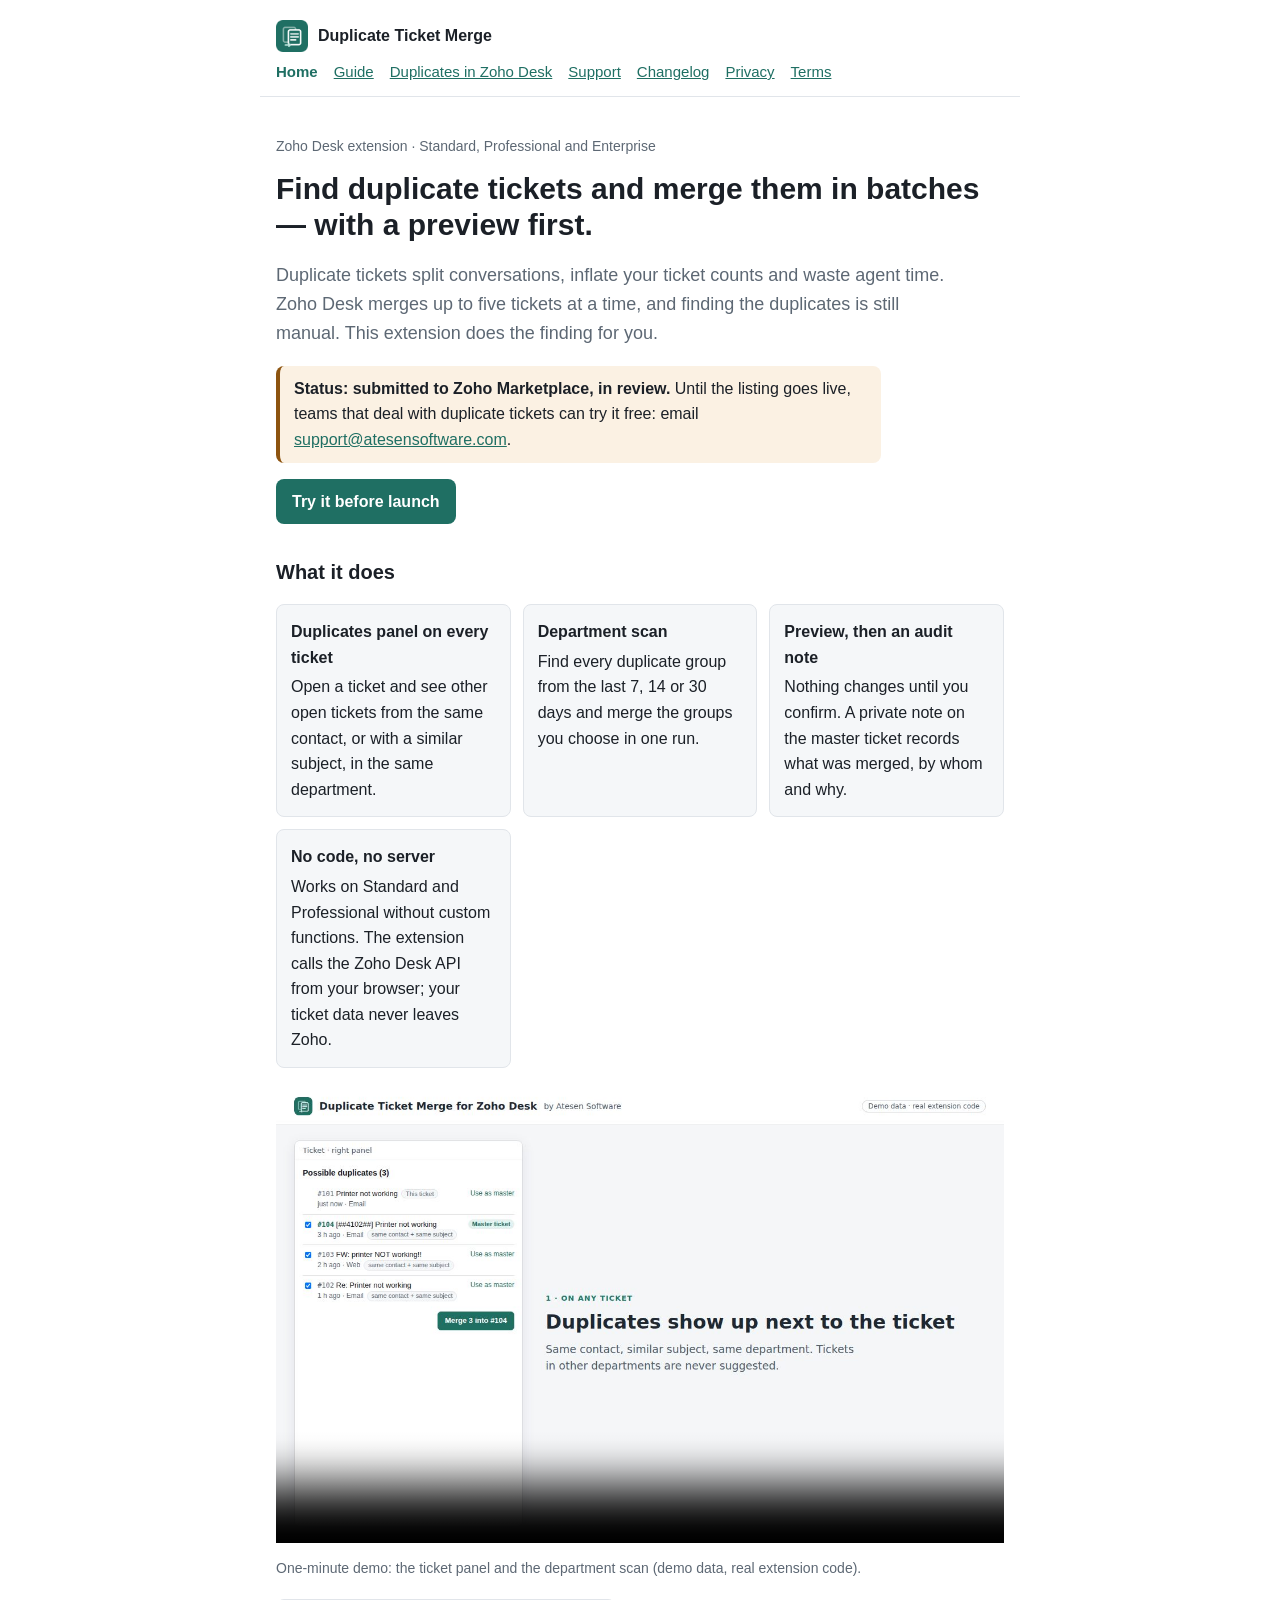
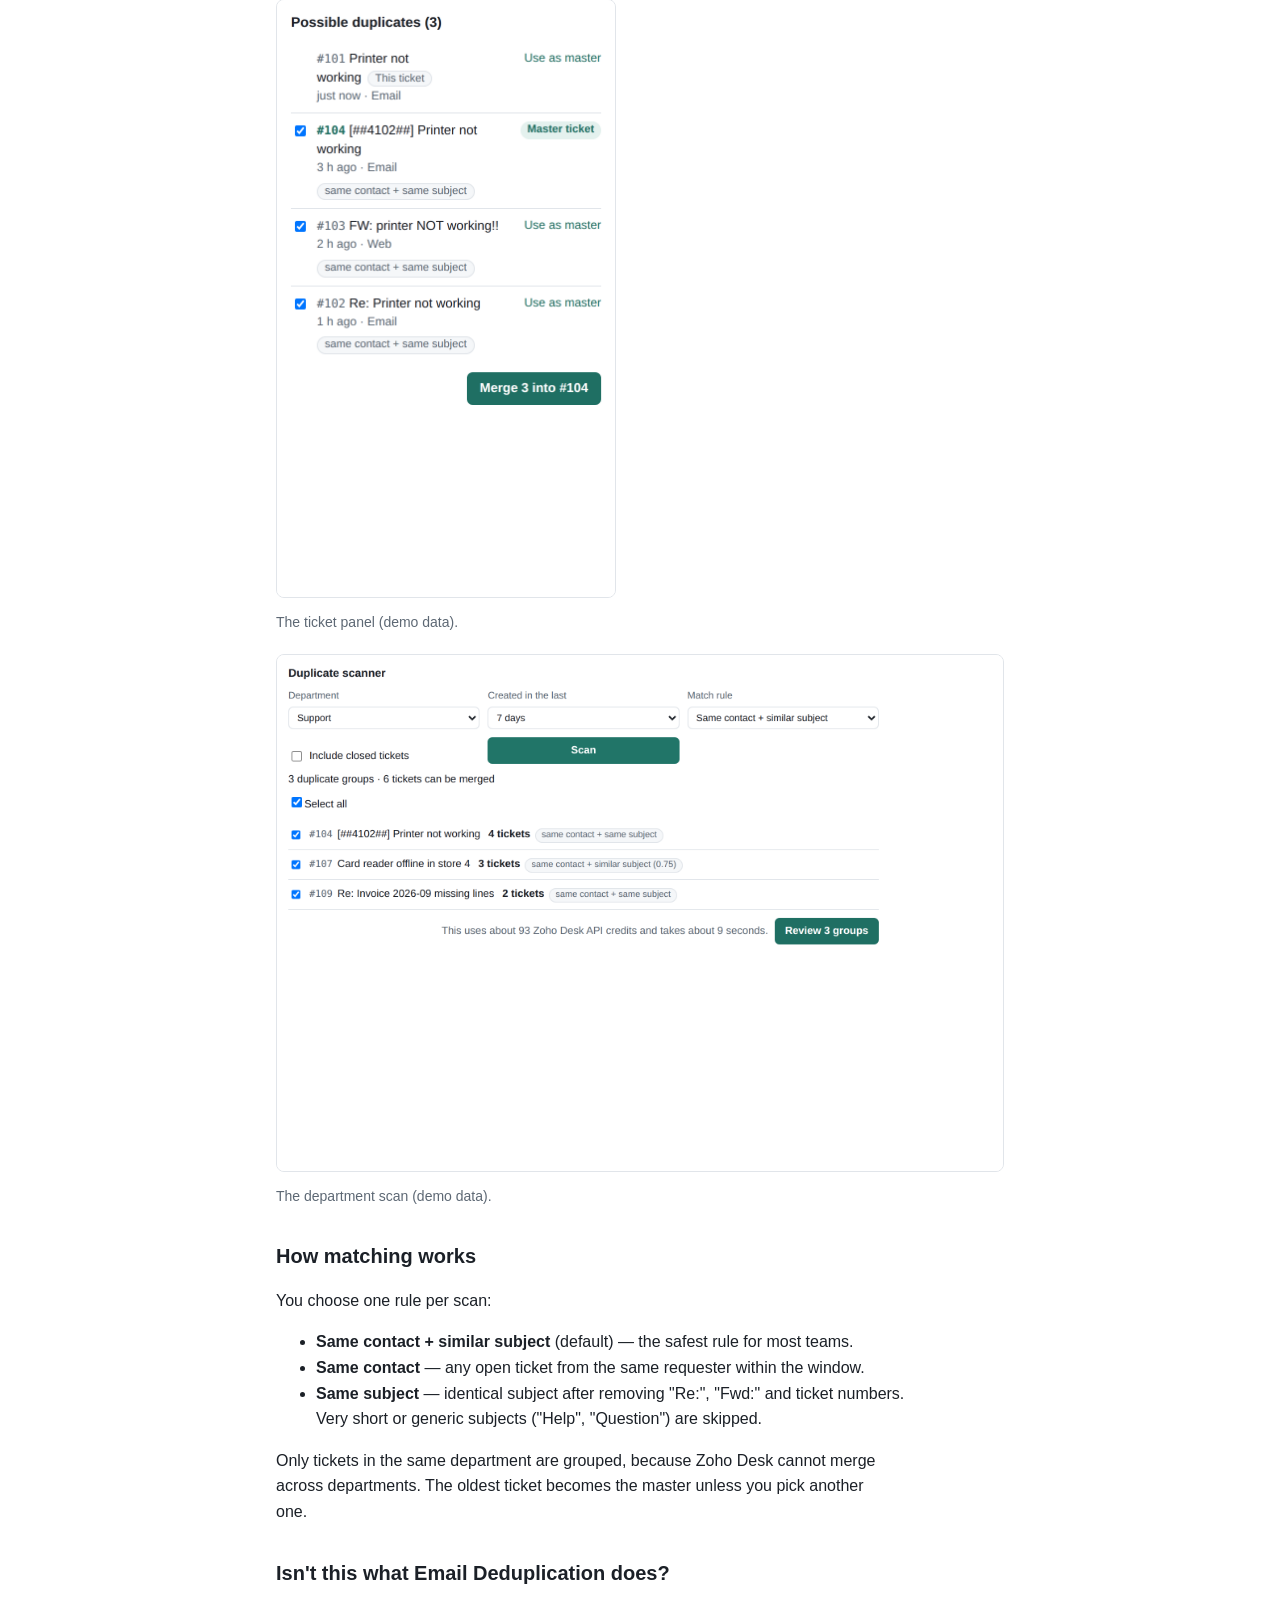
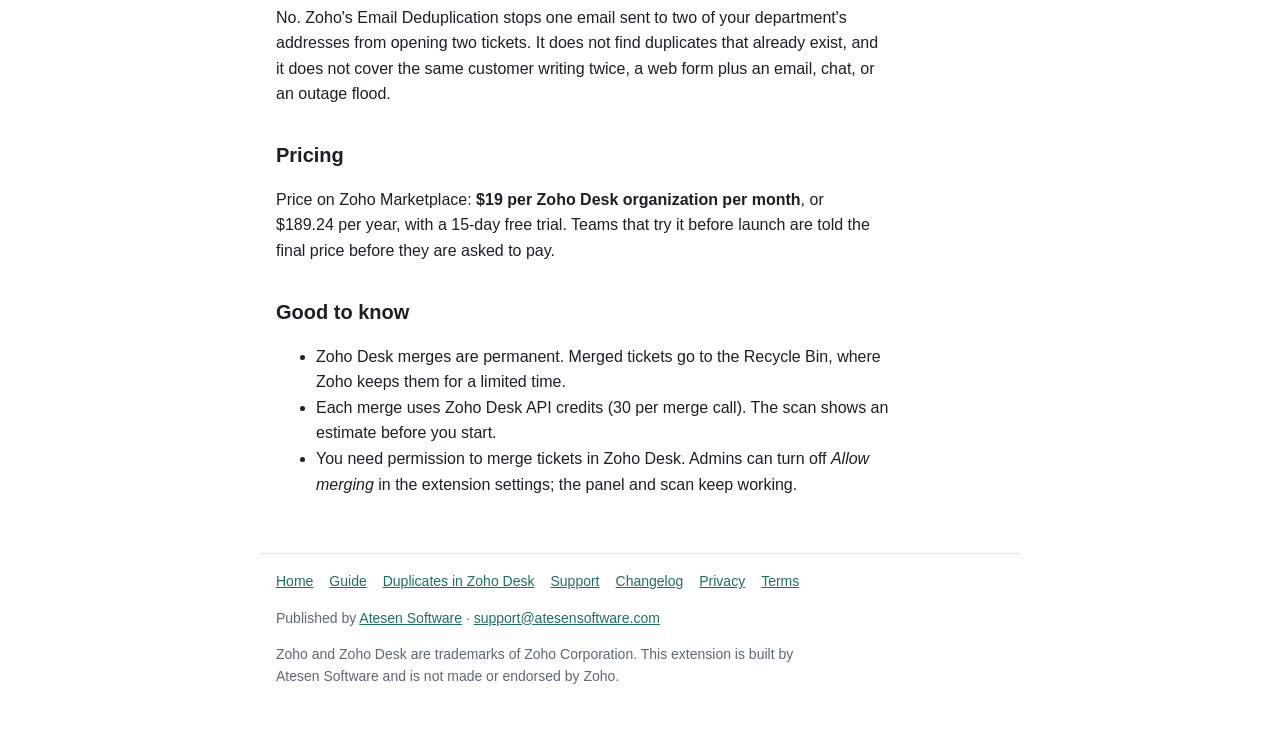
<file: index.html>
<!doctype html>
<html lang="en">
<head>
  <meta charset="utf-8">
  <meta name="viewport" content="width=device-width, initial-scale=1">
  <title>Duplicate Ticket Merge for Zoho Desk</title>
  <meta name="description" content="Find duplicate Zoho Desk tickets by contact or subject and merge them in batches, with a preview first.">
  <link rel="icon" href="img/icon.png">
  <link rel="stylesheet" href="style.css">
</head>
<body>
  <a class="skip" href="#main">Skip to content</a>
  <header class="site">
    <a class="brand" href="index.html"><img src="img/icon.png" alt="" width="32" height="32">Duplicate Ticket Merge</a>
    <nav aria-label="Main">
      <ul>
        <li><a href="index.html" aria-current="page">Home</a></li>
        <li><a href="guide.html">Guide</a></li>
        <li><a href="duplicate-tickets.html">Duplicates in Zoho Desk</a></li>
        <li><a href="support.html">Support</a></li>
        <li><a href="changelog.html">Changelog</a></li>
        <li><a href="privacy.html">Privacy</a></li>
        <li><a href="terms.html">Terms</a></li>
      </ul>
    </nav>
  </header>
  <main id="main">
    <p class="meta">Zoho Desk extension · Standard, Professional and Enterprise</p>
    <h1>Find duplicate tickets and merge them in batches — with a preview first.</h1>
    <p class="lead">Duplicate tickets split conversations, inflate your ticket counts and waste agent time. Zoho Desk merges up to five tickets at a time, and finding the duplicates is still manual. This extension does the finding for you.</p>
    <p class="note"><strong>Status: submitted to Zoho Marketplace, in review.</strong> Until the listing goes live, teams that deal with duplicate tickets can try it free: email <a href="mailto:support@atesensoftware.com?subject=Duplicate%20Ticket%20Merge%20beta">support@atesensoftware.com</a>.</p>
    <p><a class="cta" href="mailto:support@atesensoftware.com?subject=Duplicate%20Ticket%20Merge%20beta">Try it before launch</a></p>

    <h2>What it does</h2>
    <ul class="features">
      <li><strong>Duplicates panel on every ticket</strong>Open a ticket and see other open tickets from the same contact, or with a similar subject, in the same department.</li>
      <li><strong>Department scan</strong>Find every duplicate group from the last 7, 14 or 30 days and merge the groups you choose in one run.</li>
      <li><strong>Preview, then an audit note</strong>Nothing changes until you confirm. A private note on the master ticket records what was merged, by whom and why.</li>
      <li><strong>No code, no server</strong>Works on Standard and Professional without custom functions. The extension calls the Zoho Desk API from your browser; your ticket data never leaves Zoho.</li>
    </ul>

    <figure>
      <video controls preload="none" poster="img/demo-poster.jpg" width="1280" height="800" style="max-width:100%;height:auto">
        <source src="img/demo.mp4" type="video/mp4">
      </video>
      <figcaption>One-minute demo: the ticket panel and the department scan (demo data, real extension code).</figcaption>
    </figure>
    <figure>
      <img src="img/panel.png" alt="Side panel listing two likely duplicates of the open ticket, each with a match reason, and a Merge button" width="340" height="600" loading="lazy">
      <figcaption>The ticket panel (demo data).</figcaption>
    </figure>
    <figure>
      <img src="img/scanner.png" alt="Department scan showing duplicate groups with checkboxes, ticket counts and an estimated API credit cost" width="900" height="640" loading="lazy">
      <figcaption>The department scan (demo data).</figcaption>
    </figure>

    <h2>How matching works</h2>
    <p>You choose one rule per scan:</p>
    <ul>
      <li><strong>Same contact + similar subject</strong> (default) — the safest rule for most teams.</li>
      <li><strong>Same contact</strong> — any open ticket from the same requester within the window.</li>
      <li><strong>Same subject</strong> — identical subject after removing "Re:", "Fwd:" and ticket numbers. Very short or generic subjects ("Help", "Question") are skipped.</li>
    </ul>
    <p>Only tickets in the same department are grouped, because Zoho Desk cannot merge across departments. The oldest ticket becomes the master unless you pick another one.</p>

    <h2>Isn't this what Email Deduplication does?</h2>
    <p>No. Zoho's Email Deduplication stops one email sent to two of your department's addresses from opening two tickets. It does not find duplicates that already exist, and it does not cover the same customer writing twice, a web form plus an email, chat, or an outage flood.</p>

    <h2>Pricing</h2>
    <p>Price on Zoho Marketplace: <strong>$19 per Zoho Desk organization per month</strong>, or $189.24 per year, with a 15-day free trial. Teams that try it before launch are told the final price before they are asked to pay.</p>

    <h2>Good to know</h2>
    <ul>
      <li>Zoho Desk merges are permanent. Merged tickets go to the Recycle Bin, where Zoho keeps them for a limited time.</li>
      <li>Each merge uses Zoho Desk API credits (30 per merge call). The scan shows an estimate before you start.</li>
      <li>You need permission to merge tickets in Zoho Desk. Admins can turn off <em>Allow merging</em> in the extension settings; the panel and scan keep working.</li>
    </ul>

  </main>
  <footer class="site">
    <ul>
      <li><a href="index.html">Home</a></li>
      <li><a href="guide.html">Guide</a></li>
      <li><a href="duplicate-tickets.html">Duplicates in Zoho Desk</a></li>
      <li><a href="support.html">Support</a></li>
      <li><a href="changelog.html">Changelog</a></li>
      <li><a href="privacy.html">Privacy</a></li>
      <li><a href="terms.html">Terms</a></li>
    </ul>
    <p>Published by <a href="https://atesensoftware.com/">Atesen Software</a> · <a href="mailto:support@atesensoftware.com">support@atesensoftware.com</a></p>
    <p>Zoho and Zoho Desk are trademarks of Zoho Corporation. This extension is built by Atesen Software and is not made or endorsed by Zoho.</p>
  </footer>
</body>
</html>
</file>
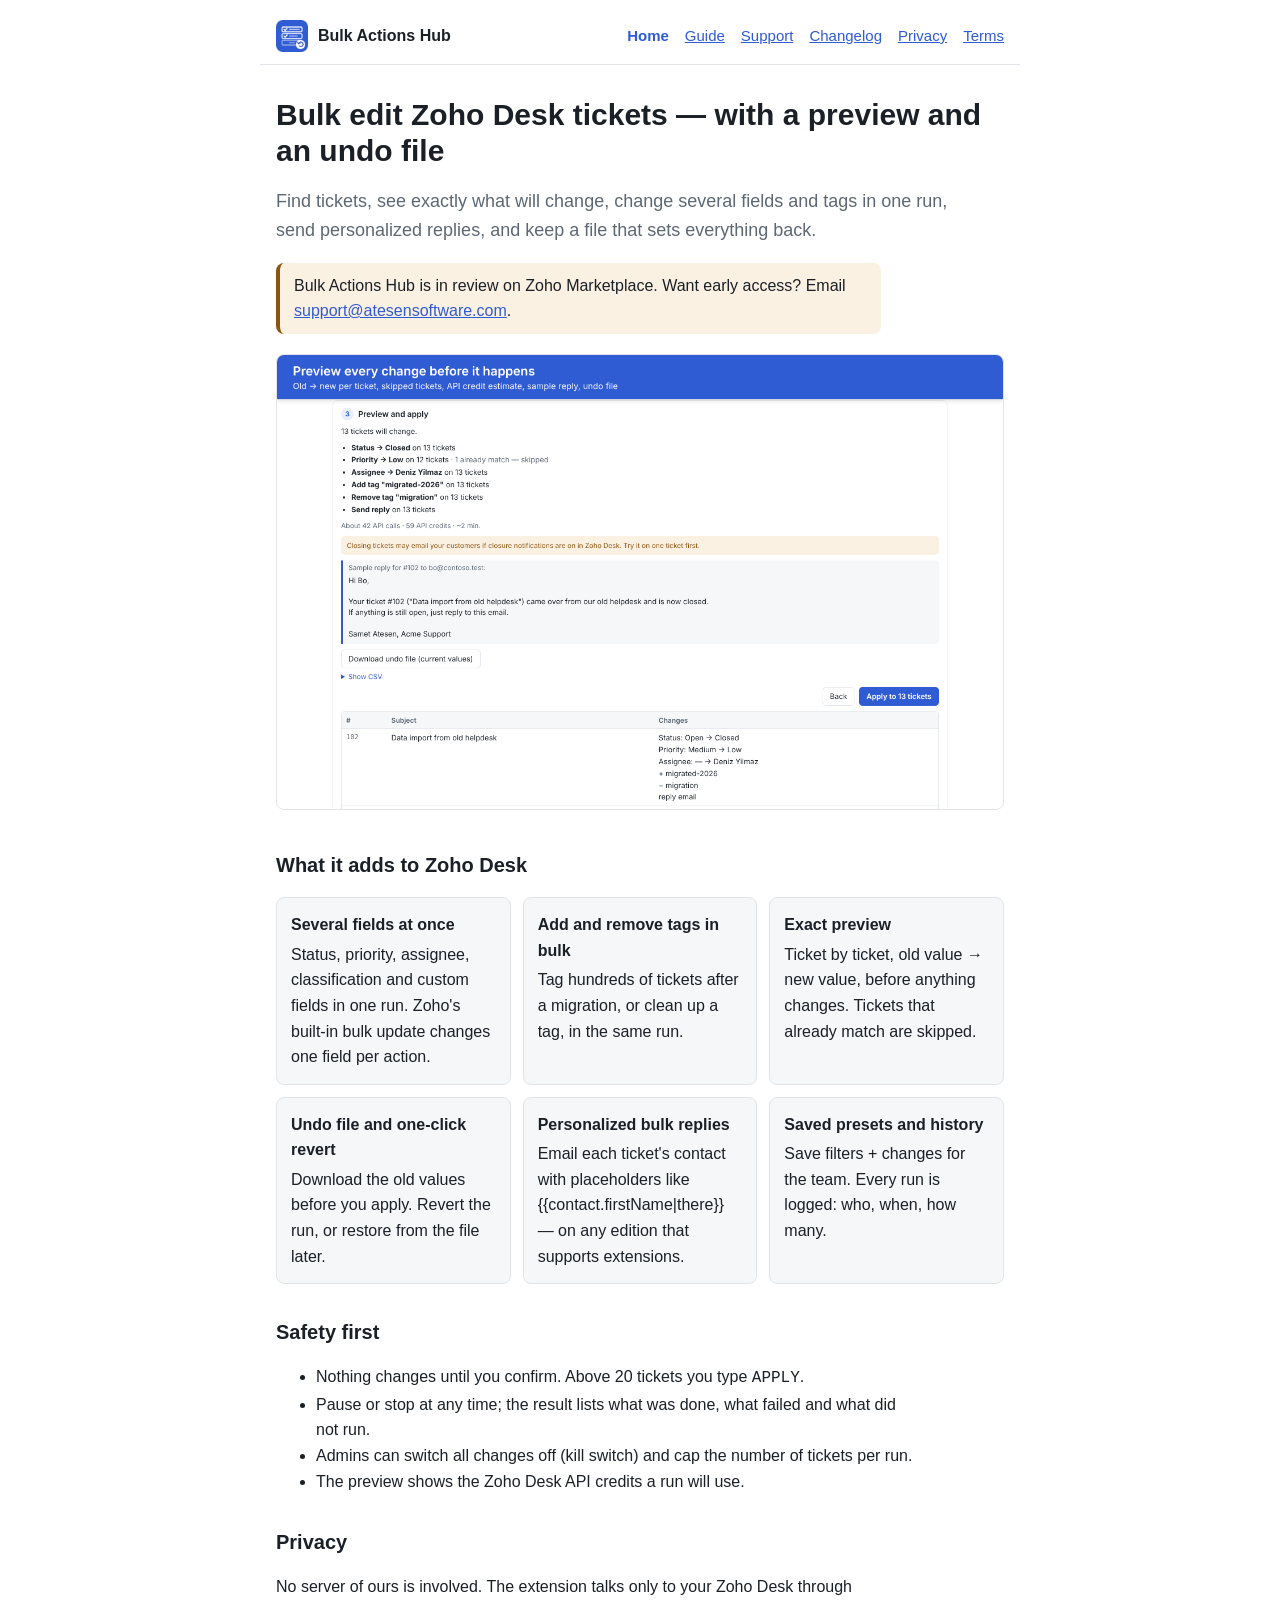
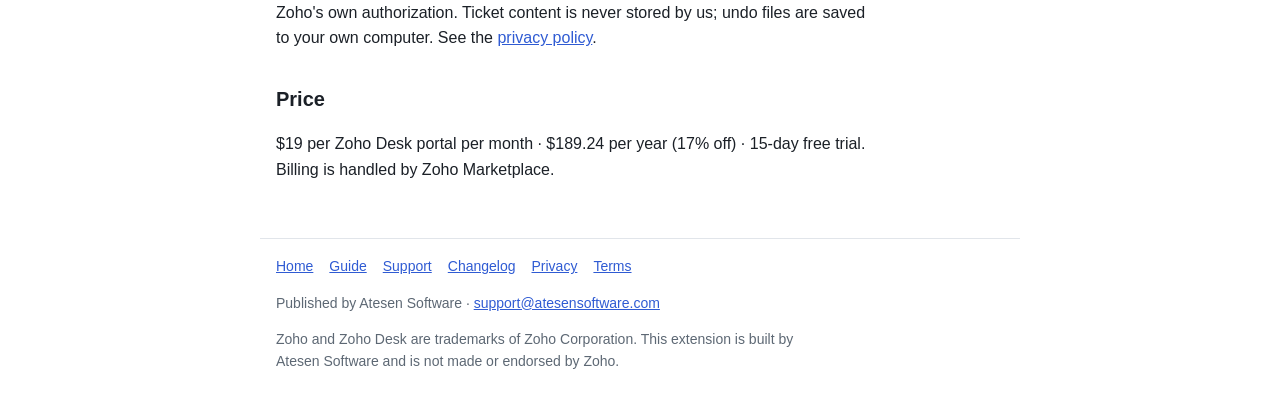
<file: bulk-actions-hub/index.html>
<!doctype html>
<html lang="en">
<head>
  <meta charset="utf-8">
  <meta name="viewport" content="width=device-width, initial-scale=1">
  <title>Bulk Actions Hub for Zoho Desk — bulk edit with preview and undo</title>
  <meta name="description" content="Change several fields and tags on many Zoho Desk tickets at once, with an exact preview, personalized replies and an undo file.">
  <link rel="icon" href="img/icon.png">
  <link rel="stylesheet" href="style.css">
</head>
<body>
  <a class="skip" href="#main">Skip to content</a>
  <header class="site">
    <a class="brand" href="index.html"><img src="img/icon.png" alt="" width="32" height="32">Bulk Actions Hub</a>
    <nav aria-label="Main">
      <ul>
        <li><a href="index.html" aria-current="page">Home</a></li>
        <li><a href="guide.html">Guide</a></li>
        <li><a href="support.html">Support</a></li>
        <li><a href="changelog.html">Changelog</a></li>
        <li><a href="privacy.html">Privacy</a></li>
        <li><a href="terms.html">Terms</a></li>
      </ul>
    </nav>
  </header>
  <main id="main">
    <h1>Bulk edit Zoho Desk tickets — with a preview and an undo file</h1>
    <p class="lead">Find tickets, see exactly what will change, change several fields and tags in one run, send personalized replies, and keep a file that sets everything back.</p>
    <p class="note">Bulk Actions Hub is in review on Zoho Marketplace. Want early access? Email <a href="mailto:support@atesensoftware.com?subject=Bulk%20Actions%20Hub%20early%20access">support@atesensoftware.com</a>.</p>
    <figure><img src="img/preview.png" alt="Preview of a bulk change: 13 tickets, old and new values per field, credit estimate" width="1280" height="800"></figure>
    <h2>What it adds to Zoho Desk</h2>
    <ul class="features">
      <li><strong>Several fields at once</strong>Status, priority, assignee, classification and custom fields in one run. Zoho's built-in bulk update changes one field per action.</li>
      <li><strong>Add and remove tags in bulk</strong>Tag hundreds of tickets after a migration, or clean up a tag, in the same run.</li>
      <li><strong>Exact preview</strong>Ticket by ticket, old value → new value, before anything changes. Tickets that already match are skipped.</li>
      <li><strong>Undo file and one-click revert</strong>Download the old values before you apply. Revert the run, or restore from the file later.</li>
      <li><strong>Personalized bulk replies</strong>Email each ticket's contact with placeholders like {{contact.firstName|there}} — on any edition that supports extensions.</li>
      <li><strong>Saved presets and history</strong>Save filters + changes for the team. Every run is logged: who, when, how many.</li>
    </ul>
    <h2>Safety first</h2>
    <ul>
      <li>Nothing changes until you confirm. Above 20 tickets you type <code>APPLY</code>.</li>
      <li>Pause or stop at any time; the result lists what was done, what failed and what did not run.</li>
      <li>Admins can switch all changes off (kill switch) and cap the number of tickets per run.</li>
      <li>The preview shows the Zoho Desk API credits a run will use.</li>
    </ul>
    <h2>Privacy</h2>
    <p>No server of ours is involved. The extension talks only to your Zoho Desk through Zoho's own authorization. Ticket content is never stored by us; undo files are saved to your own computer. See the <a href="privacy.html">privacy policy</a>.</p>
    <h2>Price</h2>
    <p>$19 per Zoho Desk portal per month · $189.24 per year (17% off) · 15-day free trial. Billing is handled by Zoho Marketplace.</p>

  </main>
  <footer class="site">
    <ul>
      <li><a href="index.html">Home</a></li>
      <li><a href="guide.html">Guide</a></li>
      <li><a href="support.html">Support</a></li>
      <li><a href="changelog.html">Changelog</a></li>
      <li><a href="privacy.html">Privacy</a></li>
      <li><a href="terms.html">Terms</a></li>
    </ul>
    <p>Published by Atesen Software · <a href="mailto:support@atesensoftware.com">support@atesensoftware.com</a></p>
    <p>Zoho and Zoho Desk are trademarks of Zoho Corporation. This extension is built by Atesen Software and is not made or endorsed by Zoho.</p>
  </footer>
</body>
</html>
</file>
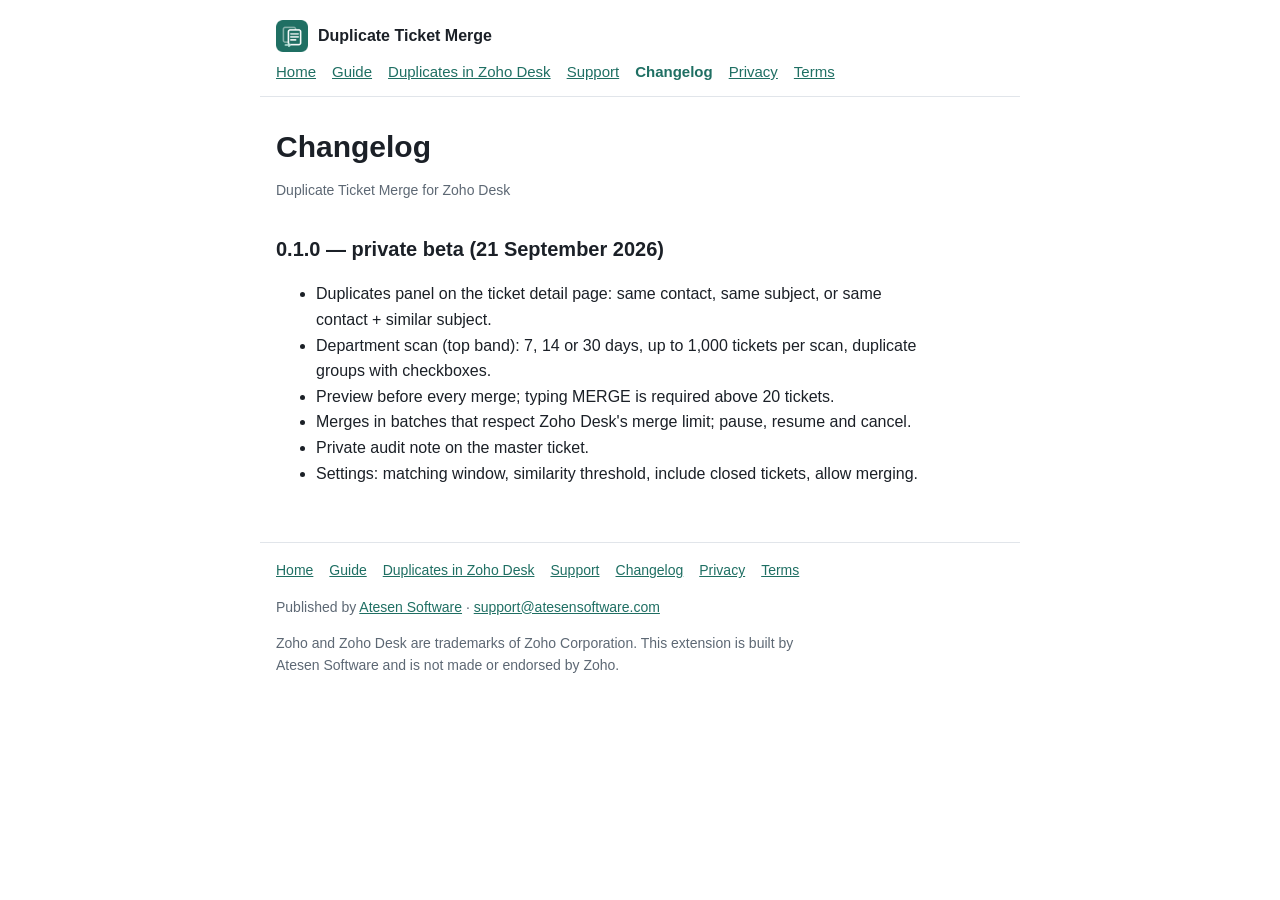
<file: changelog.html>
<!doctype html>
<html lang="en">
<head>
  <meta charset="utf-8">
  <meta name="viewport" content="width=device-width, initial-scale=1">
  <title>Changelog — Duplicate Ticket Merge for Zoho Desk</title>
  <meta name="description" content="Release notes for the Duplicate Ticket Merge extension for Zoho Desk.">
  <link rel="icon" href="img/icon.png">
  <link rel="stylesheet" href="style.css">
</head>
<body>
  <a class="skip" href="#main">Skip to content</a>
  <header class="site">
    <a class="brand" href="index.html"><img src="img/icon.png" alt="" width="32" height="32">Duplicate Ticket Merge</a>
    <nav aria-label="Main">
      <ul>
        <li><a href="index.html">Home</a></li>
        <li><a href="guide.html">Guide</a></li>
        <li><a href="duplicate-tickets.html">Duplicates in Zoho Desk</a></li>
        <li><a href="support.html">Support</a></li>
        <li><a href="changelog.html" aria-current="page">Changelog</a></li>
        <li><a href="privacy.html">Privacy</a></li>
        <li><a href="terms.html">Terms</a></li>
      </ul>
    </nav>
  </header>
  <main id="main">
    <h1>Changelog</h1>
    <p class="meta">Duplicate Ticket Merge for Zoho Desk</p>

    <h2>0.1.0 — private beta (21 September 2026)</h2>
    <ul>
      <li>Duplicates panel on the ticket detail page: same contact, same subject, or same contact + similar subject.</li>
      <li>Department scan (top band): 7, 14 or 30 days, up to 1,000 tickets per scan, duplicate groups with checkboxes.</li>
      <li>Preview before every merge; typing MERGE is required above 20 tickets.</li>
      <li>Merges in batches that respect Zoho Desk's merge limit; pause, resume and cancel.</li>
      <li>Private audit note on the master ticket.</li>
      <li>Settings: matching window, similarity threshold, include closed tickets, allow merging.</li>
    </ul>

  </main>
  <footer class="site">
    <ul>
      <li><a href="index.html">Home</a></li>
      <li><a href="guide.html">Guide</a></li>
      <li><a href="duplicate-tickets.html">Duplicates in Zoho Desk</a></li>
      <li><a href="support.html">Support</a></li>
      <li><a href="changelog.html">Changelog</a></li>
      <li><a href="privacy.html">Privacy</a></li>
      <li><a href="terms.html">Terms</a></li>
    </ul>
    <p>Published by <a href="https://atesensoftware.com/">Atesen Software</a> · <a href="mailto:support@atesensoftware.com">support@atesensoftware.com</a></p>
    <p>Zoho and Zoho Desk are trademarks of Zoho Corporation. This extension is built by Atesen Software and is not made or endorsed by Zoho.</p>
  </footer>
</body>
</html>
</file>
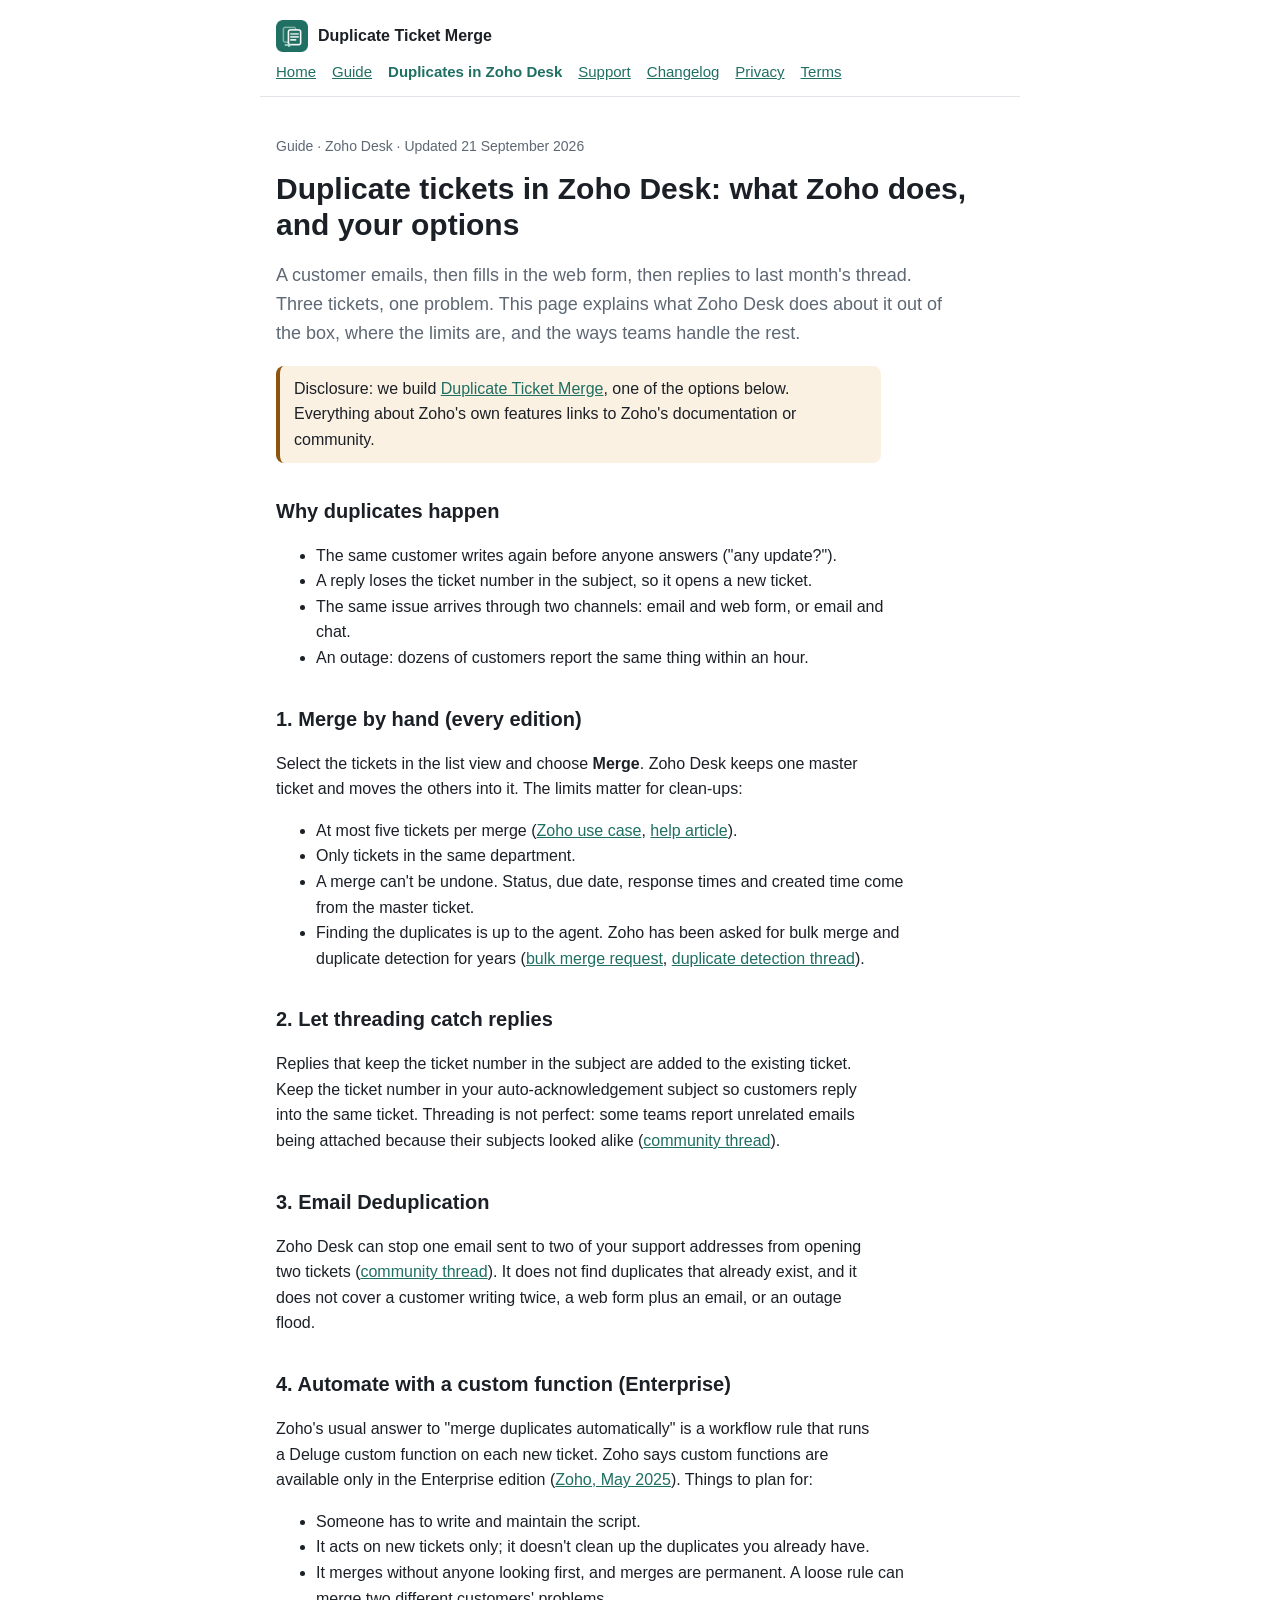
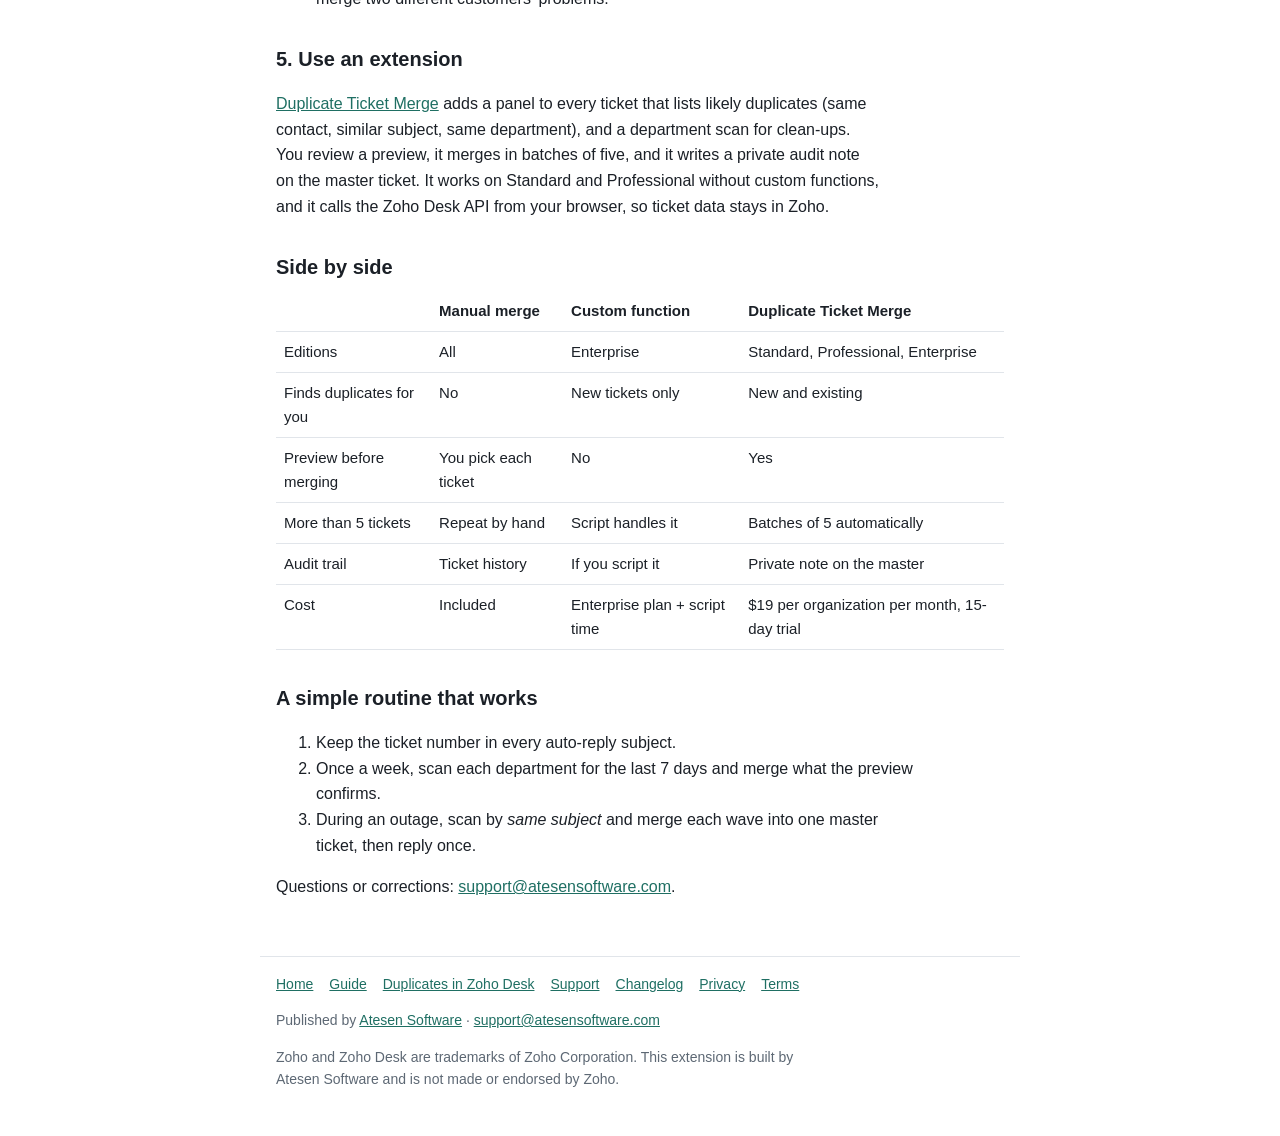
<file: duplicate-tickets.html>
<!doctype html>
<html lang="en">
<head>
  <meta charset="utf-8">
  <meta name="viewport" content="width=device-width, initial-scale=1">
  <title>Duplicate tickets in Zoho Desk — Duplicate Ticket Merge for Zoho Desk</title>
  <meta name="description" content="What Zoho Desk does about duplicate tickets, the 5-ticket merge limit, custom functions, and your options.">
  <link rel="icon" href="img/icon.png">
  <link rel="stylesheet" href="style.css">
</head>
<body>
  <a class="skip" href="#main">Skip to content</a>
  <header class="site">
    <a class="brand" href="index.html"><img src="img/icon.png" alt="" width="32" height="32">Duplicate Ticket Merge</a>
    <nav aria-label="Main">
      <ul>
        <li><a href="index.html">Home</a></li>
        <li><a href="guide.html">Guide</a></li>
        <li><a href="duplicate-tickets.html" aria-current="page">Duplicates in Zoho Desk</a></li>
        <li><a href="support.html">Support</a></li>
        <li><a href="changelog.html">Changelog</a></li>
        <li><a href="privacy.html">Privacy</a></li>
        <li><a href="terms.html">Terms</a></li>
      </ul>
    </nav>
  </header>
  <main id="main">
    <p class="meta">Guide · Zoho Desk · Updated 21 September 2026</p>
    <h1>Duplicate tickets in Zoho Desk: what Zoho does, and your options</h1>
    <p class="lead">A customer emails, then fills in the web form, then replies to last month's thread. Three tickets, one problem. This page explains what Zoho Desk does about it out of the box, where the limits are, and the ways teams handle the rest.</p>
    <p class="note">Disclosure: we build <a href="index.html">Duplicate Ticket Merge</a>, one of the options below. Everything about Zoho's own features links to Zoho's documentation or community.</p>

    <h2>Why duplicates happen</h2>
    <ul>
      <li>The same customer writes again before anyone answers ("any update?").</li>
      <li>A reply loses the ticket number in the subject, so it opens a new ticket.</li>
      <li>The same issue arrives through two channels: email and web form, or email and chat.</li>
      <li>An outage: dozens of customers report the same thing within an hour.</li>
    </ul>

    <h2>1. Merge by hand (every edition)</h2>
    <p>Select the tickets in the list view and choose <strong>Merge</strong>. Zoho Desk keeps one master ticket and moves the others into it. The limits matter for clean-ups:</p>
    <ul>
      <li>At most five tickets per merge (<a href="https://www.zoho.com/desk/resources/usecases/merge-tickets.html">Zoho use case</a>, <a href="https://help.zoho.com/portal/en/kb/desk/ticket-management/actions-in-tickets/articles/merging-tickets">help article</a>).</li>
      <li>Only tickets in the same department.</li>
      <li>A merge can't be undone. Status, due date, response times and created time come from the master ticket.</li>
      <li>Finding the duplicates is up to the agent. Zoho has been asked for bulk merge and duplicate detection for years (<a href="https://help.zoho.com/portal/en/community/topic/add-bulk-ticket-merge-functionality-in-zoho-desk">bulk merge request</a>, <a href="https://help.zoho.com/portal/en/community/topic/zoho-support-duplicate-ticket-detection">duplicate detection thread</a>).</li>
    </ul>

    <h2>2. Let threading catch replies</h2>
    <p>Replies that keep the ticket number in the subject are added to the existing ticket. Keep the ticket number in your auto-acknowledgement subject so customers reply into the same ticket. Threading is not perfect: some teams report unrelated emails being attached because their subjects looked alike (<a href="https://help.zoho.com/portal/en/community/topic/desk-incorrectly-merging-similar-tickets">community thread</a>).</p>

    <h2>3. Email Deduplication</h2>
    <p>Zoho Desk can stop one email sent to two of your support addresses from opening two tickets (<a href="https://help.zoho.com/portal/en/community/topic/email-deduplication-for-zoho-desk">community thread</a>). It does not find duplicates that already exist, and it does not cover a customer writing twice, a web form plus an email, or an outage flood.</p>

    <h2>4. Automate with a custom function (Enterprise)</h2>
    <p>Zoho's usual answer to "merge duplicates automatically" is a workflow rule that runs a Deluge custom function on each new ticket. Zoho says custom functions are available only in the Enterprise edition (<a href="https://help.zoho.com/portal/en/community/topic/episode-i-exploring-the-world-of-custom-functions-in-zoho-desk">Zoho, May 2025</a>). Things to plan for:</p>
    <ul>
      <li>Someone has to write and maintain the script.</li>
      <li>It acts on new tickets only; it doesn't clean up the duplicates you already have.</li>
      <li>It merges without anyone looking first, and merges are permanent. A loose rule can merge two different customers' problems.</li>
    </ul>

    <h2>5. Use an extension</h2>
    <p><a href="index.html">Duplicate Ticket Merge</a> adds a panel to every ticket that lists likely duplicates (same contact, similar subject, same department), and a department scan for clean-ups. You review a preview, it merges in batches of five, and it writes a private audit note on the master ticket. It works on Standard and Professional without custom functions, and it calls the Zoho Desk API from your browser, so ticket data stays in Zoho.</p>

    <h2>Side by side</h2>
    <div class="table-wrap">
      <table>
        <thead><tr><th></th><th>Manual merge</th><th>Custom function</th><th>Duplicate Ticket Merge</th></tr></thead>
        <tbody>
          <tr><td>Editions</td><td>All</td><td>Enterprise</td><td>Standard, Professional, Enterprise</td></tr>
          <tr><td>Finds duplicates for you</td><td>No</td><td>New tickets only</td><td>New and existing</td></tr>
          <tr><td>Preview before merging</td><td>You pick each ticket</td><td>No</td><td>Yes</td></tr>
          <tr><td>More than 5 tickets</td><td>Repeat by hand</td><td>Script handles it</td><td>Batches of 5 automatically</td></tr>
          <tr><td>Audit trail</td><td>Ticket history</td><td>If you script it</td><td>Private note on the master</td></tr>
          <tr><td>Cost</td><td>Included</td><td>Enterprise plan + script time</td><td>$19 per organization per month, 15-day trial</td></tr>
        </tbody>
      </table>
    </div>

    <h2>A simple routine that works</h2>
    <ol>
      <li>Keep the ticket number in every auto-reply subject.</li>
      <li>Once a week, scan each department for the last 7 days and merge what the preview confirms.</li>
      <li>During an outage, scan by <em>same subject</em> and merge each wave into one master ticket, then reply once.</li>
    </ol>
    <p>Questions or corrections: <a href="mailto:support@atesensoftware.com">support@atesensoftware.com</a>.</p>

  </main>
  <footer class="site">
    <ul>
      <li><a href="index.html">Home</a></li>
      <li><a href="guide.html">Guide</a></li>
      <li><a href="duplicate-tickets.html">Duplicates in Zoho Desk</a></li>
      <li><a href="support.html">Support</a></li>
      <li><a href="changelog.html">Changelog</a></li>
      <li><a href="privacy.html">Privacy</a></li>
      <li><a href="terms.html">Terms</a></li>
    </ul>
    <p>Published by <a href="https://atesensoftware.com/">Atesen Software</a> · <a href="mailto:support@atesensoftware.com">support@atesensoftware.com</a></p>
    <p>Zoho and Zoho Desk are trademarks of Zoho Corporation. This extension is built by Atesen Software and is not made or endorsed by Zoho.</p>
  </footer>
</body>
</html>
</file>
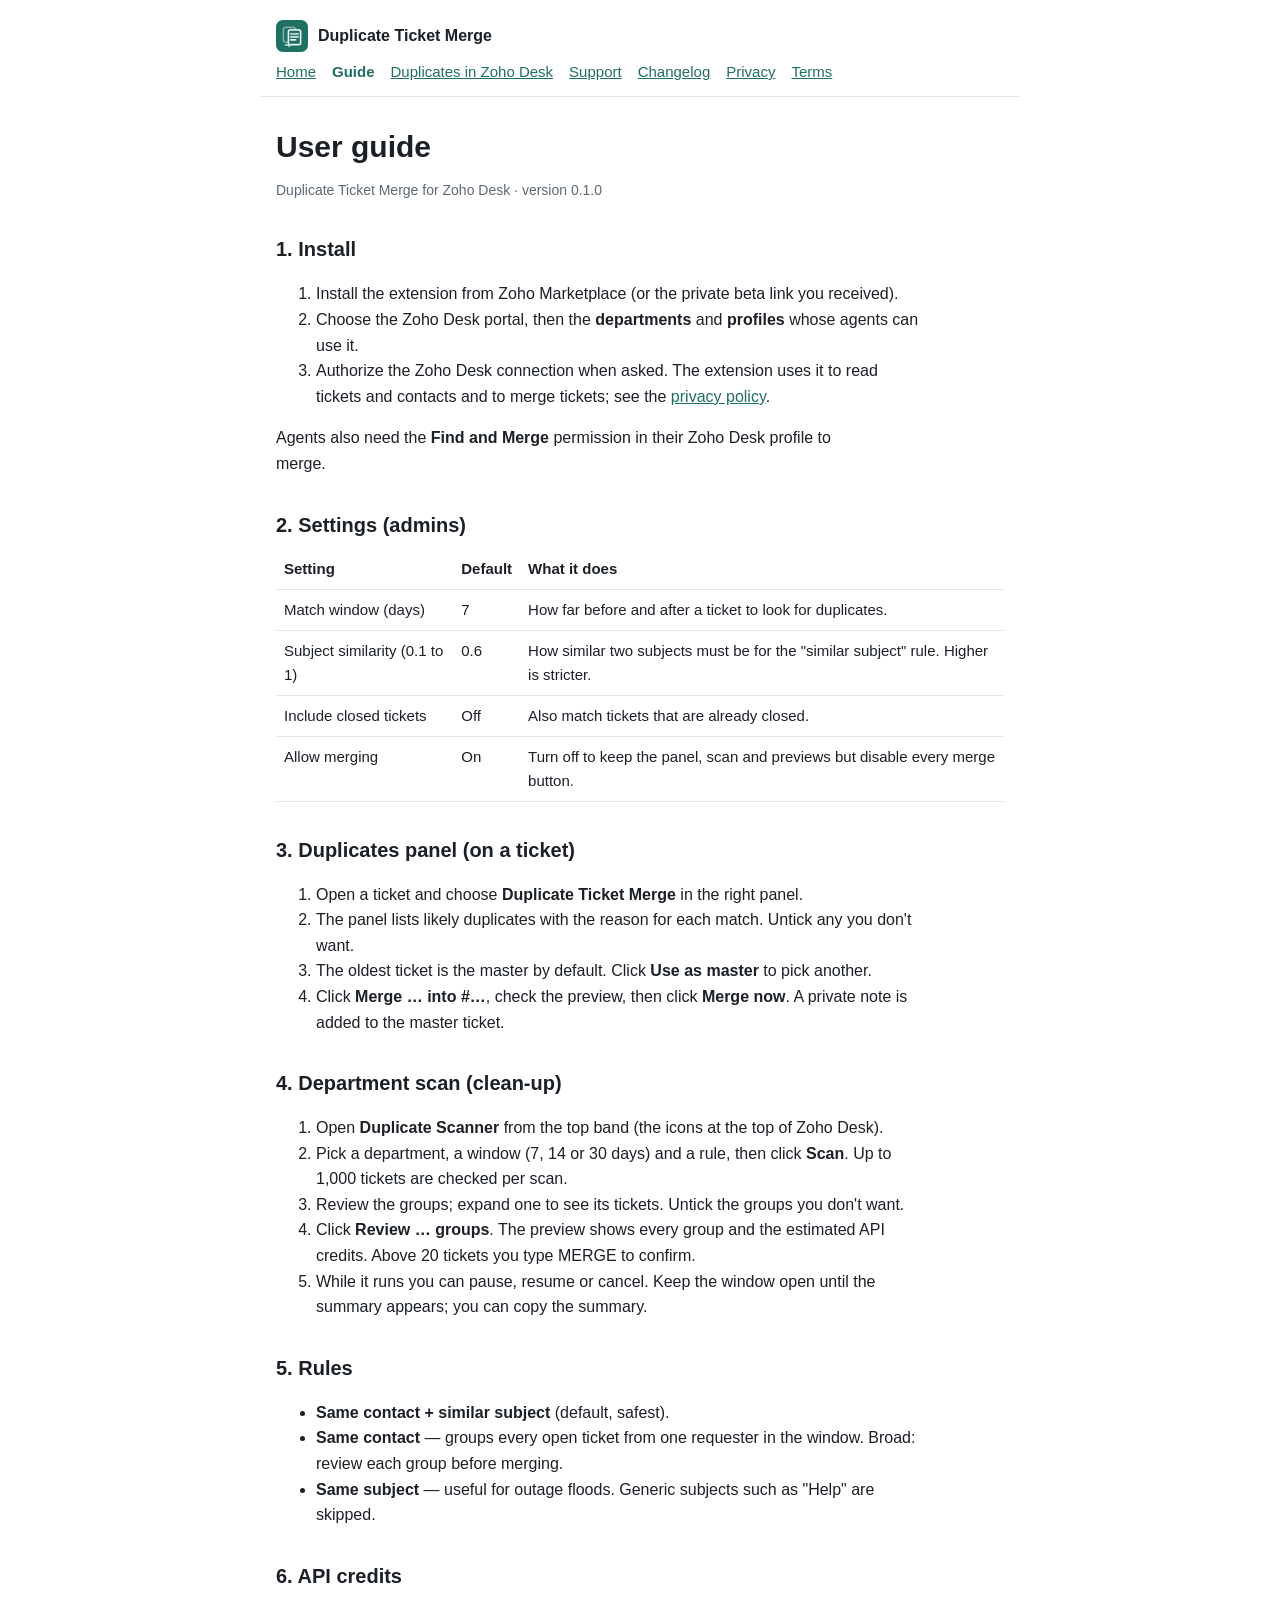
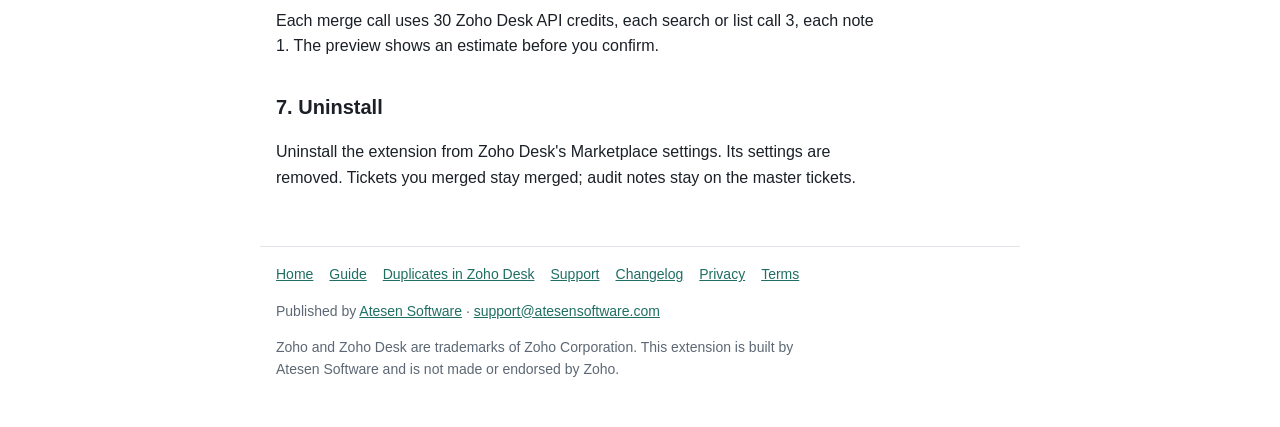
<file: guide.html>
<!doctype html>
<html lang="en">
<head>
  <meta charset="utf-8">
  <meta name="viewport" content="width=device-width, initial-scale=1">
  <title>User guide — Duplicate Ticket Merge for Zoho Desk</title>
  <meta name="description" content="How to install, configure and use the Duplicate Ticket Merge extension for Zoho Desk.">
  <link rel="icon" href="img/icon.png">
  <link rel="stylesheet" href="style.css">
</head>
<body>
  <a class="skip" href="#main">Skip to content</a>
  <header class="site">
    <a class="brand" href="index.html"><img src="img/icon.png" alt="" width="32" height="32">Duplicate Ticket Merge</a>
    <nav aria-label="Main">
      <ul>
        <li><a href="index.html">Home</a></li>
        <li><a href="guide.html" aria-current="page">Guide</a></li>
        <li><a href="duplicate-tickets.html">Duplicates in Zoho Desk</a></li>
        <li><a href="support.html">Support</a></li>
        <li><a href="changelog.html">Changelog</a></li>
        <li><a href="privacy.html">Privacy</a></li>
        <li><a href="terms.html">Terms</a></li>
      </ul>
    </nav>
  </header>
  <main id="main">
    <h1>User guide</h1>
    <p class="meta">Duplicate Ticket Merge for Zoho Desk · version 0.1.0</p>

    <h2>1. Install</h2>
    <ol>
      <li>Install the extension from Zoho Marketplace (or the private beta link you received).</li>
      <li>Choose the Zoho Desk portal, then the <strong>departments</strong> and <strong>profiles</strong> whose agents can use it.</li>
      <li>Authorize the Zoho Desk connection when asked. The extension uses it to read tickets and contacts and to merge tickets; see the <a href="privacy.html">privacy policy</a>.</li>
    </ol>
    <p>Agents also need the <strong>Find and Merge</strong> permission in their Zoho Desk profile to merge.</p>

    <h2>2. Settings (admins)</h2>
    <div class="table-wrap">
      <table>
        <thead><tr><th>Setting</th><th>Default</th><th>What it does</th></tr></thead>
        <tbody>
          <tr><td>Match window (days)</td><td>7</td><td>How far before and after a ticket to look for duplicates.</td></tr>
          <tr><td>Subject similarity (0.1 to 1)</td><td>0.6</td><td>How similar two subjects must be for the "similar subject" rule. Higher is stricter.</td></tr>
          <tr><td>Include closed tickets</td><td>Off</td><td>Also match tickets that are already closed.</td></tr>
          <tr><td>Allow merging</td><td>On</td><td>Turn off to keep the panel, scan and previews but disable every merge button.</td></tr>
        </tbody>
      </table>
    </div>

    <h2>3. Duplicates panel (on a ticket)</h2>
    <ol>
      <li>Open a ticket and choose <strong>Duplicate Ticket Merge</strong> in the right panel.</li>
      <li>The panel lists likely duplicates with the reason for each match. Untick any you don't want.</li>
      <li>The oldest ticket is the master by default. Click <strong>Use as master</strong> to pick another.</li>
      <li>Click <strong>Merge … into #…</strong>, check the preview, then click <strong>Merge now</strong>. A private note is added to the master ticket.</li>
    </ol>

    <h2>4. Department scan (clean-up)</h2>
    <ol>
      <li>Open <strong>Duplicate Scanner</strong> from the top band (the icons at the top of Zoho Desk).</li>
      <li>Pick a department, a window (7, 14 or 30 days) and a rule, then click <strong>Scan</strong>. Up to 1,000 tickets are checked per scan.</li>
      <li>Review the groups; expand one to see its tickets. Untick the groups you don't want.</li>
      <li>Click <strong>Review … groups</strong>. The preview shows every group and the estimated API credits. Above 20 tickets you type MERGE to confirm.</li>
      <li>While it runs you can pause, resume or cancel. Keep the window open until the summary appears; you can copy the summary.</li>
    </ol>

    <h2>5. Rules</h2>
    <ul>
      <li><strong>Same contact + similar subject</strong> (default, safest).</li>
      <li><strong>Same contact</strong> — groups every open ticket from one requester in the window. Broad: review each group before merging.</li>
      <li><strong>Same subject</strong> — useful for outage floods. Generic subjects such as "Help" are skipped.</li>
    </ul>

    <h2>6. API credits</h2>
    <p>Each merge call uses 30 Zoho Desk API credits, each search or list call 3, each note 1. The preview shows an estimate before you confirm.</p>

    <h2>7. Uninstall</h2>
    <p>Uninstall the extension from Zoho Desk's Marketplace settings. Its settings are removed. Tickets you merged stay merged; audit notes stay on the master tickets.</p>

  </main>
  <footer class="site">
    <ul>
      <li><a href="index.html">Home</a></li>
      <li><a href="guide.html">Guide</a></li>
      <li><a href="duplicate-tickets.html">Duplicates in Zoho Desk</a></li>
      <li><a href="support.html">Support</a></li>
      <li><a href="changelog.html">Changelog</a></li>
      <li><a href="privacy.html">Privacy</a></li>
      <li><a href="terms.html">Terms</a></li>
    </ul>
    <p>Published by <a href="https://atesensoftware.com/">Atesen Software</a> · <a href="mailto:support@atesensoftware.com">support@atesensoftware.com</a></p>
    <p>Zoho and Zoho Desk are trademarks of Zoho Corporation. This extension is built by Atesen Software and is not made or endorsed by Zoho.</p>
  </footer>
</body>
</html>
</file>
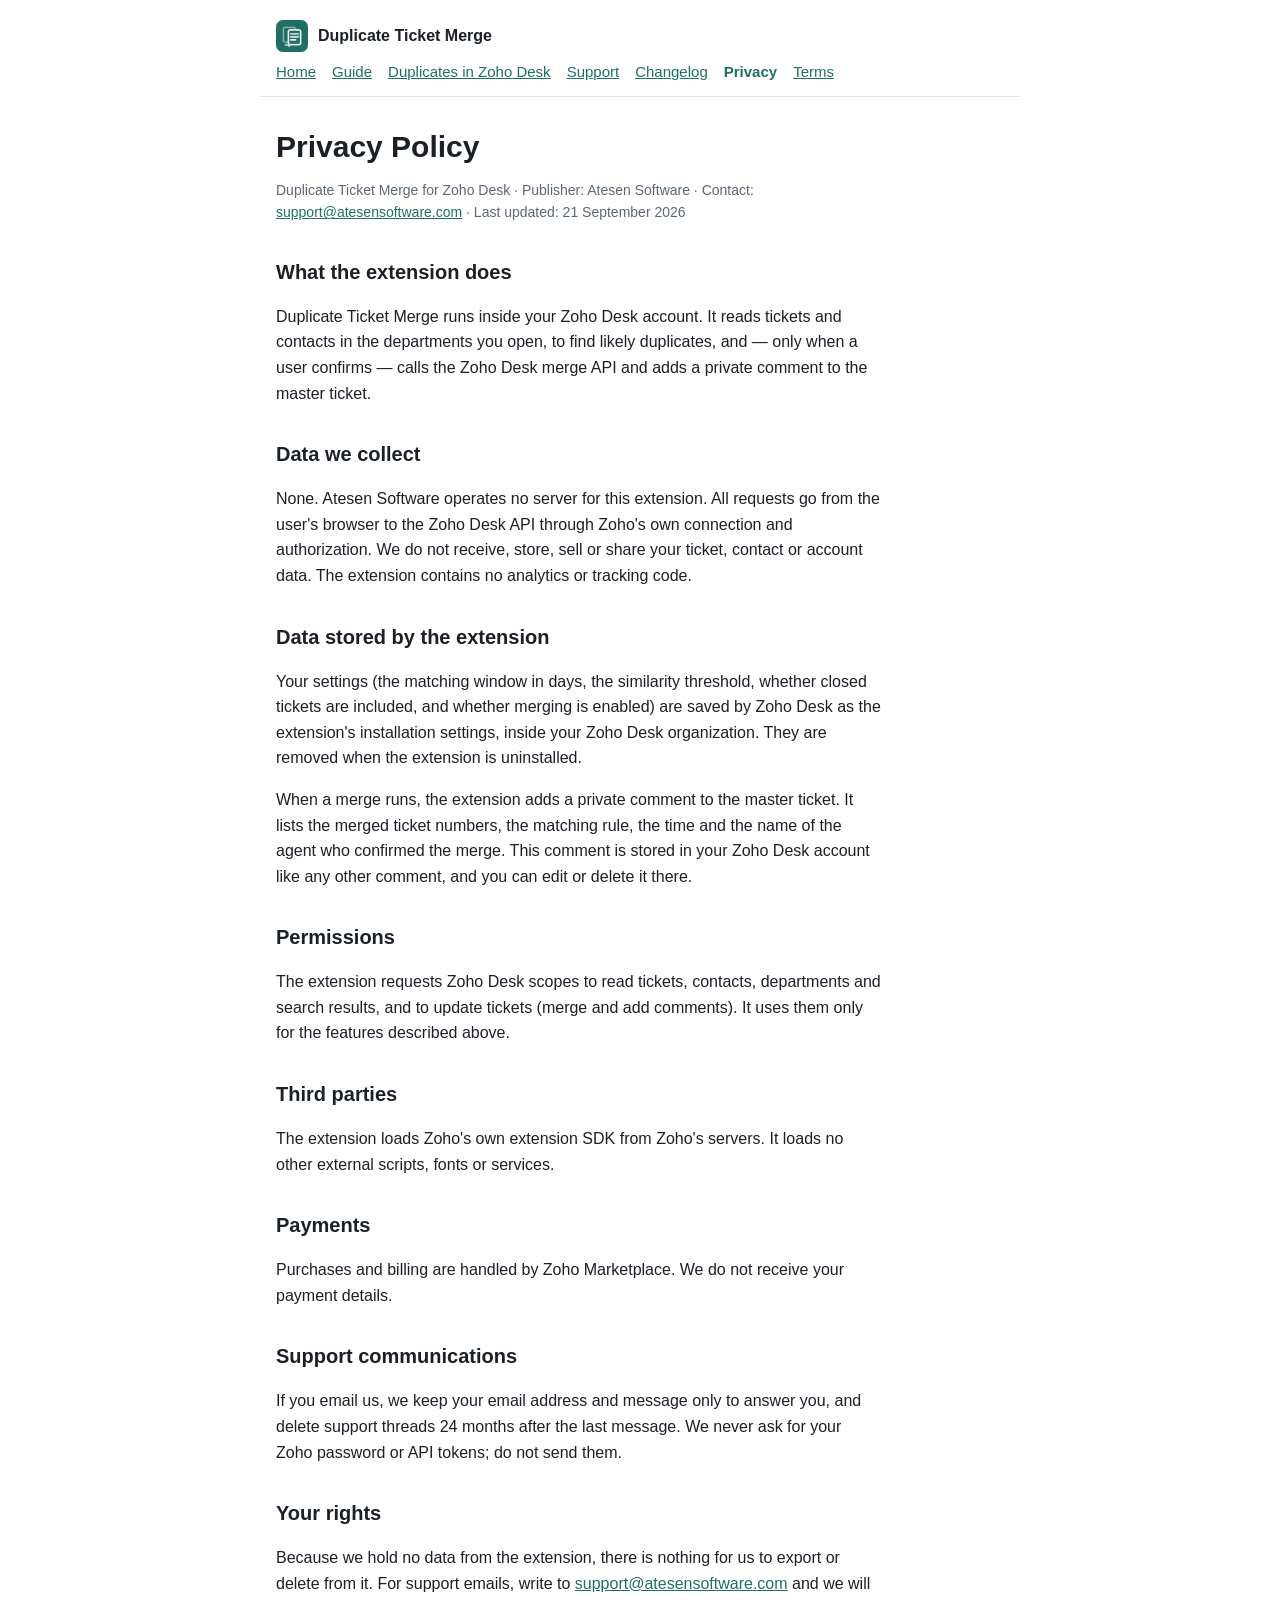
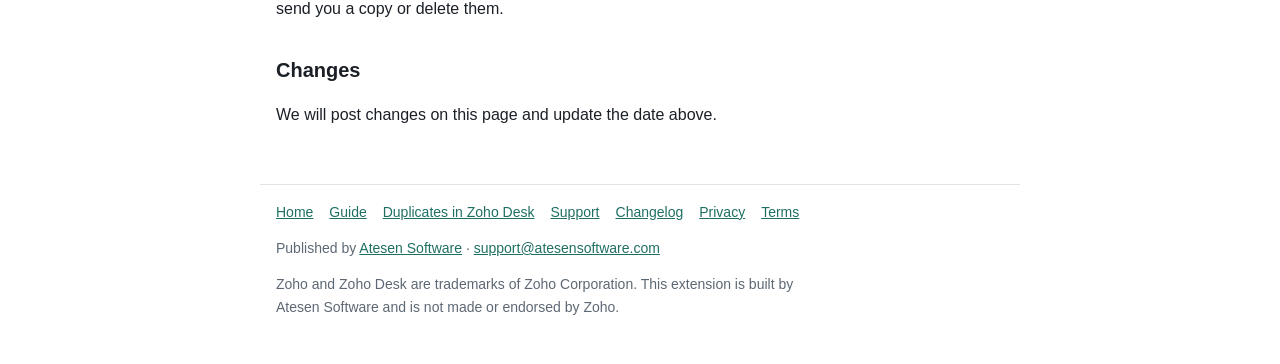
<file: privacy.html>
<!doctype html>
<html lang="en">
<head>
  <meta charset="utf-8">
  <meta name="viewport" content="width=device-width, initial-scale=1">
  <title>Privacy Policy — Duplicate Ticket Merge for Zoho Desk</title>
  <meta name="description" content="Privacy policy for the Duplicate Ticket Merge extension for Zoho Desk.">
  <link rel="icon" href="img/icon.png">
  <link rel="stylesheet" href="style.css">
</head>
<body>
  <a class="skip" href="#main">Skip to content</a>
  <header class="site">
    <a class="brand" href="index.html"><img src="img/icon.png" alt="" width="32" height="32">Duplicate Ticket Merge</a>
    <nav aria-label="Main">
      <ul>
        <li><a href="index.html">Home</a></li>
        <li><a href="guide.html">Guide</a></li>
        <li><a href="duplicate-tickets.html">Duplicates in Zoho Desk</a></li>
        <li><a href="support.html">Support</a></li>
        <li><a href="changelog.html">Changelog</a></li>
        <li><a href="privacy.html" aria-current="page">Privacy</a></li>
        <li><a href="terms.html">Terms</a></li>
      </ul>
    </nav>
  </header>
  <main id="main">
    <h1>Privacy Policy</h1>
    <p class="meta">Duplicate Ticket Merge for Zoho Desk · Publisher: Atesen Software · Contact: <a href="mailto:support@atesensoftware.com">support@atesensoftware.com</a> · Last updated: 21 September 2026</p>

    <h2>What the extension does</h2>
    <p>Duplicate Ticket Merge runs inside your Zoho Desk account. It reads tickets and contacts in the departments you open, to find likely duplicates, and — only when a user confirms — calls the Zoho Desk merge API and adds a private comment to the master ticket.</p>

    <h2>Data we collect</h2>
    <p>None. Atesen Software operates no server for this extension. All requests go from the user's browser to the Zoho Desk API through Zoho's own connection and authorization. We do not receive, store, sell or share your ticket, contact or account data. The extension contains no analytics or tracking code.</p>

    <h2>Data stored by the extension</h2>
    <p>Your settings (the matching window in days, the similarity threshold, whether closed tickets are included, and whether merging is enabled) are saved by Zoho Desk as the extension's installation settings, inside your Zoho Desk organization. They are removed when the extension is uninstalled.</p>
    <p>When a merge runs, the extension adds a private comment to the master ticket. It lists the merged ticket numbers, the matching rule, the time and the name of the agent who confirmed the merge. This comment is stored in your Zoho Desk account like any other comment, and you can edit or delete it there.</p>

    <h2>Permissions</h2>
    <p>The extension requests Zoho Desk scopes to read tickets, contacts, departments and search results, and to update tickets (merge and add comments). It uses them only for the features described above.</p>

    <h2>Third parties</h2>
    <p>The extension loads Zoho's own extension SDK from Zoho's servers. It loads no other external scripts, fonts or services.</p>

    <h2>Payments</h2>
    <p>Purchases and billing are handled by Zoho Marketplace. We do not receive your payment details.</p>

    <h2>Support communications</h2>
    <p>If you email us, we keep your email address and message only to answer you, and delete support threads 24 months after the last message. We never ask for your Zoho password or API tokens; do not send them.</p>

    <h2>Your rights</h2>
    <p>Because we hold no data from the extension, there is nothing for us to export or delete from it. For support emails, write to <a href="mailto:support@atesensoftware.com">support@atesensoftware.com</a> and we will send you a copy or delete them.</p>

    <h2>Changes</h2>
    <p>We will post changes on this page and update the date above.</p>

  </main>
  <footer class="site">
    <ul>
      <li><a href="index.html">Home</a></li>
      <li><a href="guide.html">Guide</a></li>
      <li><a href="duplicate-tickets.html">Duplicates in Zoho Desk</a></li>
      <li><a href="support.html">Support</a></li>
      <li><a href="changelog.html">Changelog</a></li>
      <li><a href="privacy.html">Privacy</a></li>
      <li><a href="terms.html">Terms</a></li>
    </ul>
    <p>Published by <a href="https://atesensoftware.com/">Atesen Software</a> · <a href="mailto:support@atesensoftware.com">support@atesensoftware.com</a></p>
    <p>Zoho and Zoho Desk are trademarks of Zoho Corporation. This extension is built by Atesen Software and is not made or endorsed by Zoho.</p>
  </footer>
</body>
</html>
</file>
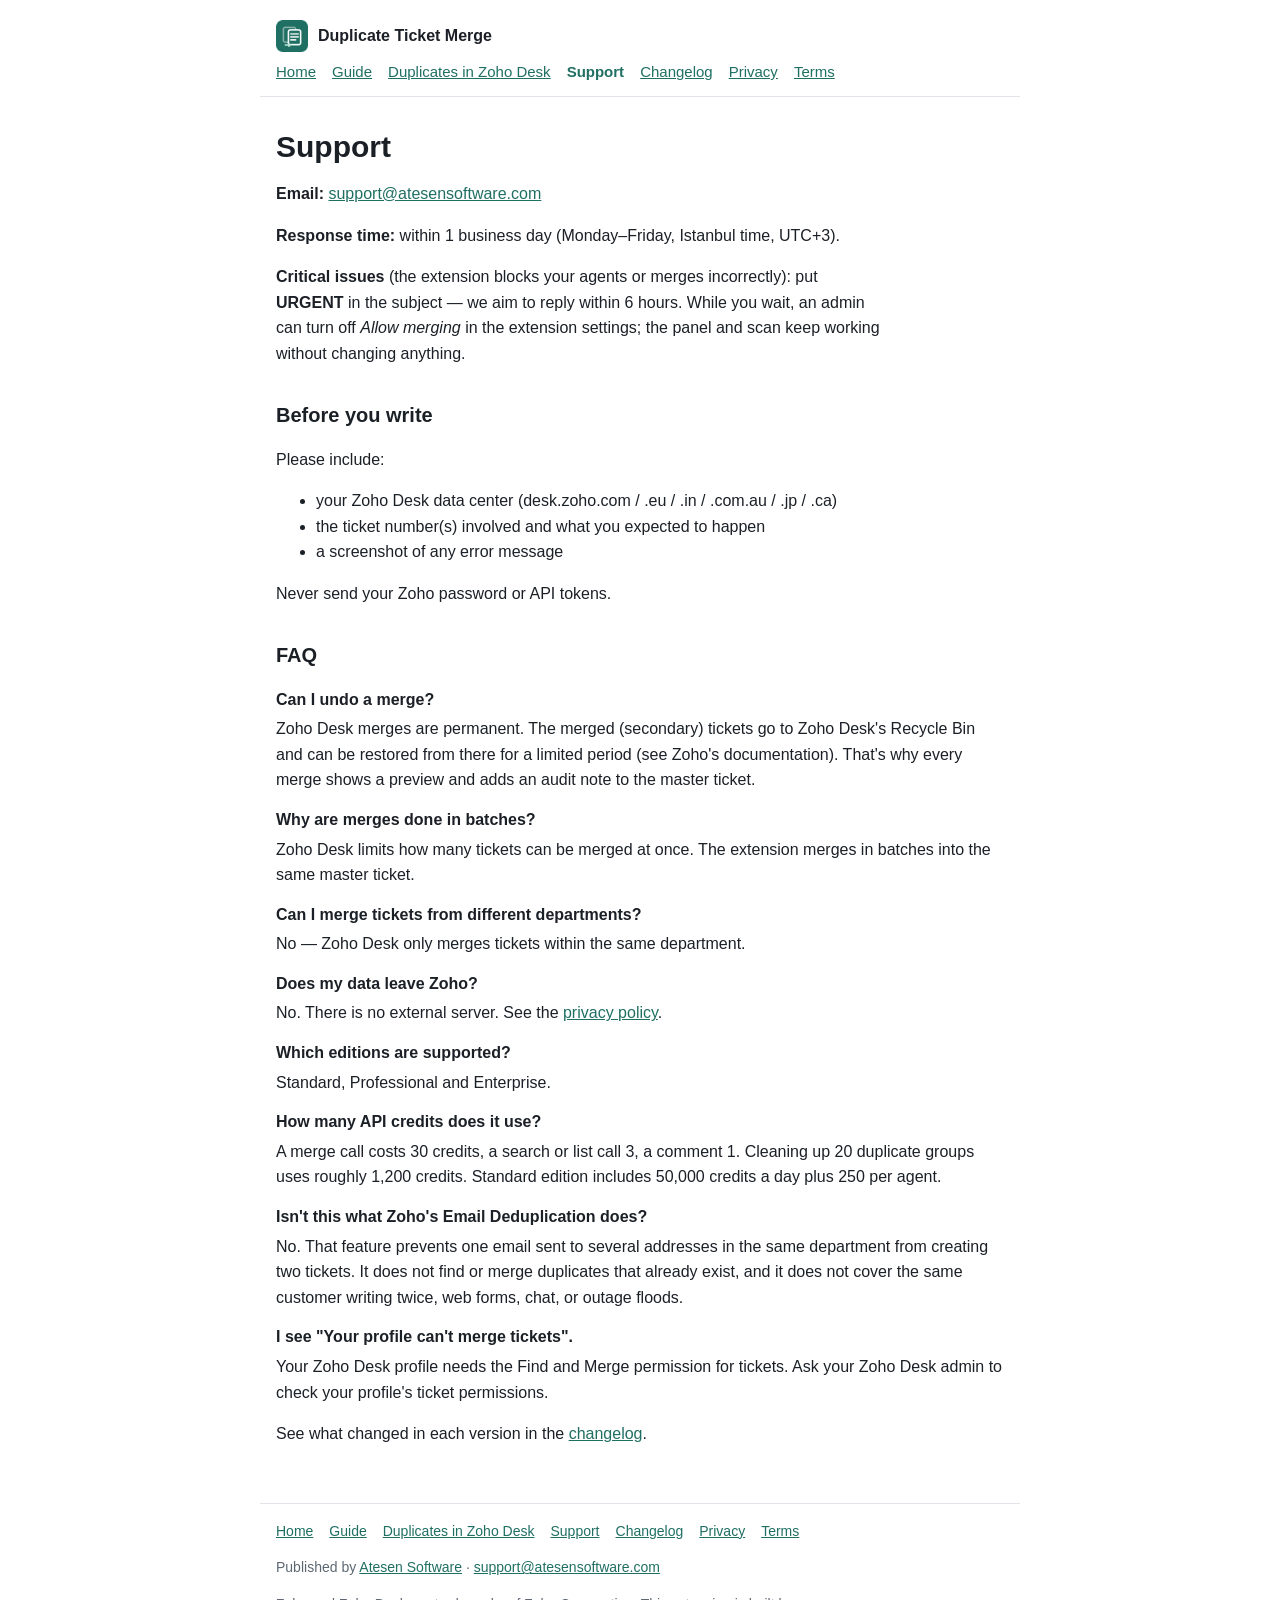
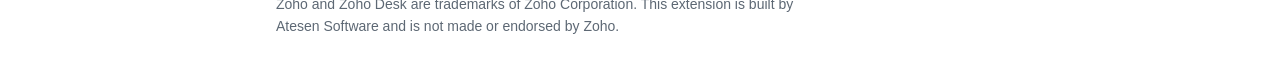
<file: support.html>
<!doctype html>
<html lang="en">
<head>
  <meta charset="utf-8">
  <meta name="viewport" content="width=device-width, initial-scale=1">
  <title>Support — Duplicate Ticket Merge for Zoho Desk</title>
  <meta name="description" content="How to get help with the Duplicate Ticket Merge extension for Zoho Desk.">
  <link rel="icon" href="img/icon.png">
  <link rel="stylesheet" href="style.css">
</head>
<body>
  <a class="skip" href="#main">Skip to content</a>
  <header class="site">
    <a class="brand" href="index.html"><img src="img/icon.png" alt="" width="32" height="32">Duplicate Ticket Merge</a>
    <nav aria-label="Main">
      <ul>
        <li><a href="index.html">Home</a></li>
        <li><a href="guide.html">Guide</a></li>
        <li><a href="duplicate-tickets.html">Duplicates in Zoho Desk</a></li>
        <li><a href="support.html" aria-current="page">Support</a></li>
        <li><a href="changelog.html">Changelog</a></li>
        <li><a href="privacy.html">Privacy</a></li>
        <li><a href="terms.html">Terms</a></li>
      </ul>
    </nav>
  </header>
  <main id="main">
    <h1>Support</h1>
    <p><strong>Email:</strong> <a href="mailto:support@atesensoftware.com">support@atesensoftware.com</a></p>
    <p><strong>Response time:</strong> within 1 business day (Monday–Friday, Istanbul time, UTC+3).</p>
    <p><strong>Critical issues</strong> (the extension blocks your agents or merges incorrectly): put <strong>URGENT</strong> in the subject — we aim to reply within 6 hours. While you wait, an admin can turn off <em>Allow merging</em> in the extension settings; the panel and scan keep working without changing anything.</p>

    <h2>Before you write</h2>
    <p>Please include:</p>
    <ul>
      <li>your Zoho Desk data center (desk.zoho.com / .eu / .in / .com.au / .jp / .ca)</li>
      <li>the ticket number(s) involved and what you expected to happen</li>
      <li>a screenshot of any error message</li>
    </ul>
    <p>Never send your Zoho password or API tokens.</p>

    <h2>FAQ</h2>
    <dl>
      <dt>Can I undo a merge?</dt>
      <dd>Zoho Desk merges are permanent. The merged (secondary) tickets go to Zoho Desk's Recycle Bin and can be restored from there for a limited period (see Zoho's documentation). That's why every merge shows a preview and adds an audit note to the master ticket.</dd>
      <dt>Why are merges done in batches?</dt>
      <dd>Zoho Desk limits how many tickets can be merged at once. The extension merges in batches into the same master ticket.</dd>
      <dt>Can I merge tickets from different departments?</dt>
      <dd>No — Zoho Desk only merges tickets within the same department.</dd>
      <dt>Does my data leave Zoho?</dt>
      <dd>No. There is no external server. See the <a href="privacy.html">privacy policy</a>.</dd>
      <dt>Which editions are supported?</dt>
      <dd>Standard, Professional and Enterprise.</dd>
      <dt>How many API credits does it use?</dt>
      <dd>A merge call costs 30 credits, a search or list call 3, a comment 1. Cleaning up 20 duplicate groups uses roughly 1,200 credits. Standard edition includes 50,000 credits a day plus 250 per agent.</dd>
      <dt>Isn't this what Zoho's Email Deduplication does?</dt>
      <dd>No. That feature prevents one email sent to several addresses in the same department from creating two tickets. It does not find or merge duplicates that already exist, and it does not cover the same customer writing twice, web forms, chat, or outage floods.</dd>
      <dt>I see "Your profile can't merge tickets".</dt>
      <dd>Your Zoho Desk profile needs the Find and Merge permission for tickets. Ask your Zoho Desk admin to check your profile's ticket permissions.</dd>
    </dl>

    <p>See what changed in each version in the <a href="changelog.html">changelog</a>.</p>

  </main>
  <footer class="site">
    <ul>
      <li><a href="index.html">Home</a></li>
      <li><a href="guide.html">Guide</a></li>
      <li><a href="duplicate-tickets.html">Duplicates in Zoho Desk</a></li>
      <li><a href="support.html">Support</a></li>
      <li><a href="changelog.html">Changelog</a></li>
      <li><a href="privacy.html">Privacy</a></li>
      <li><a href="terms.html">Terms</a></li>
    </ul>
    <p>Published by <a href="https://atesensoftware.com/">Atesen Software</a> · <a href="mailto:support@atesensoftware.com">support@atesensoftware.com</a></p>
    <p>Zoho and Zoho Desk are trademarks of Zoho Corporation. This extension is built by Atesen Software and is not made or endorsed by Zoho.</p>
  </footer>
</body>
</html>
</file>
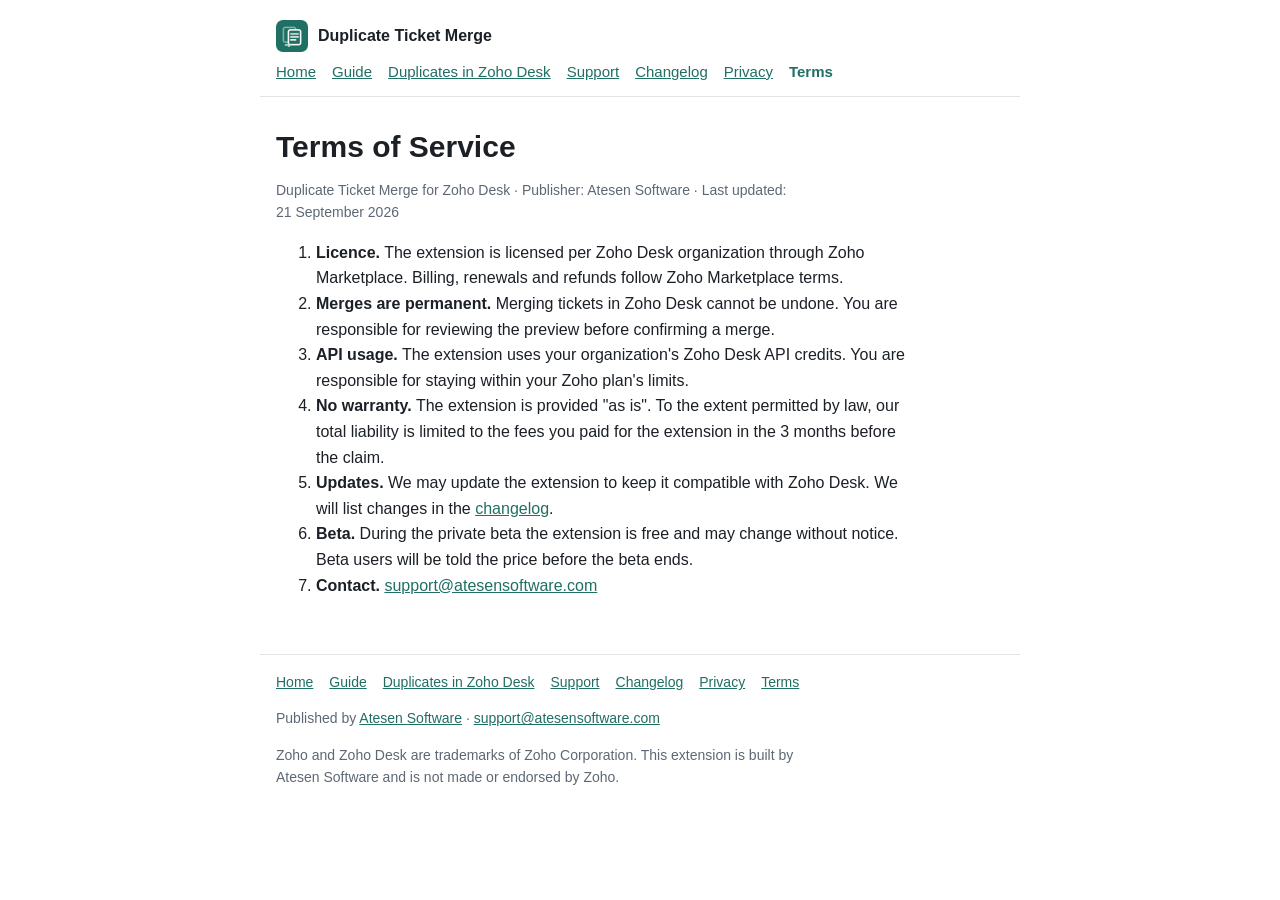
<file: terms.html>
<!doctype html>
<html lang="en">
<head>
  <meta charset="utf-8">
  <meta name="viewport" content="width=device-width, initial-scale=1">
  <title>Terms of Service — Duplicate Ticket Merge for Zoho Desk</title>
  <meta name="description" content="Terms of service for the Duplicate Ticket Merge extension for Zoho Desk.">
  <link rel="icon" href="img/icon.png">
  <link rel="stylesheet" href="style.css">
</head>
<body>
  <a class="skip" href="#main">Skip to content</a>
  <header class="site">
    <a class="brand" href="index.html"><img src="img/icon.png" alt="" width="32" height="32">Duplicate Ticket Merge</a>
    <nav aria-label="Main">
      <ul>
        <li><a href="index.html">Home</a></li>
        <li><a href="guide.html">Guide</a></li>
        <li><a href="duplicate-tickets.html">Duplicates in Zoho Desk</a></li>
        <li><a href="support.html">Support</a></li>
        <li><a href="changelog.html">Changelog</a></li>
        <li><a href="privacy.html">Privacy</a></li>
        <li><a href="terms.html" aria-current="page">Terms</a></li>
      </ul>
    </nav>
  </header>
  <main id="main">
    <h1>Terms of Service</h1>
    <p class="meta">Duplicate Ticket Merge for Zoho Desk · Publisher: Atesen Software · Last updated: 21 September 2026</p>
    <ol>
      <li><strong>Licence.</strong> The extension is licensed per Zoho Desk organization through Zoho Marketplace. Billing, renewals and refunds follow Zoho Marketplace terms.</li>
      <li><strong>Merges are permanent.</strong> Merging tickets in Zoho Desk cannot be undone. You are responsible for reviewing the preview before confirming a merge.</li>
      <li><strong>API usage.</strong> The extension uses your organization's Zoho Desk API credits. You are responsible for staying within your Zoho plan's limits.</li>
      <li><strong>No warranty.</strong> The extension is provided "as is". To the extent permitted by law, our total liability is limited to the fees you paid for the extension in the 3 months before the claim.</li>
      <li><strong>Updates.</strong> We may update the extension to keep it compatible with Zoho Desk. We will list changes in the <a href="changelog.html">changelog</a>.</li>
      <li><strong>Beta.</strong> During the private beta the extension is free and may change without notice. Beta users will be told the price before the beta ends.</li>
      <li><strong>Contact.</strong> <a href="mailto:support@atesensoftware.com">support@atesensoftware.com</a></li>
    </ol>

  </main>
  <footer class="site">
    <ul>
      <li><a href="index.html">Home</a></li>
      <li><a href="guide.html">Guide</a></li>
      <li><a href="duplicate-tickets.html">Duplicates in Zoho Desk</a></li>
      <li><a href="support.html">Support</a></li>
      <li><a href="changelog.html">Changelog</a></li>
      <li><a href="privacy.html">Privacy</a></li>
      <li><a href="terms.html">Terms</a></li>
    </ul>
    <p>Published by <a href="https://atesensoftware.com/">Atesen Software</a> · <a href="mailto:support@atesensoftware.com">support@atesensoftware.com</a></p>
    <p>Zoho and Zoho Desk are trademarks of Zoho Corporation. This extension is built by Atesen Software and is not made or endorsed by Zoho.</p>
  </footer>
</body>
</html>
</file>
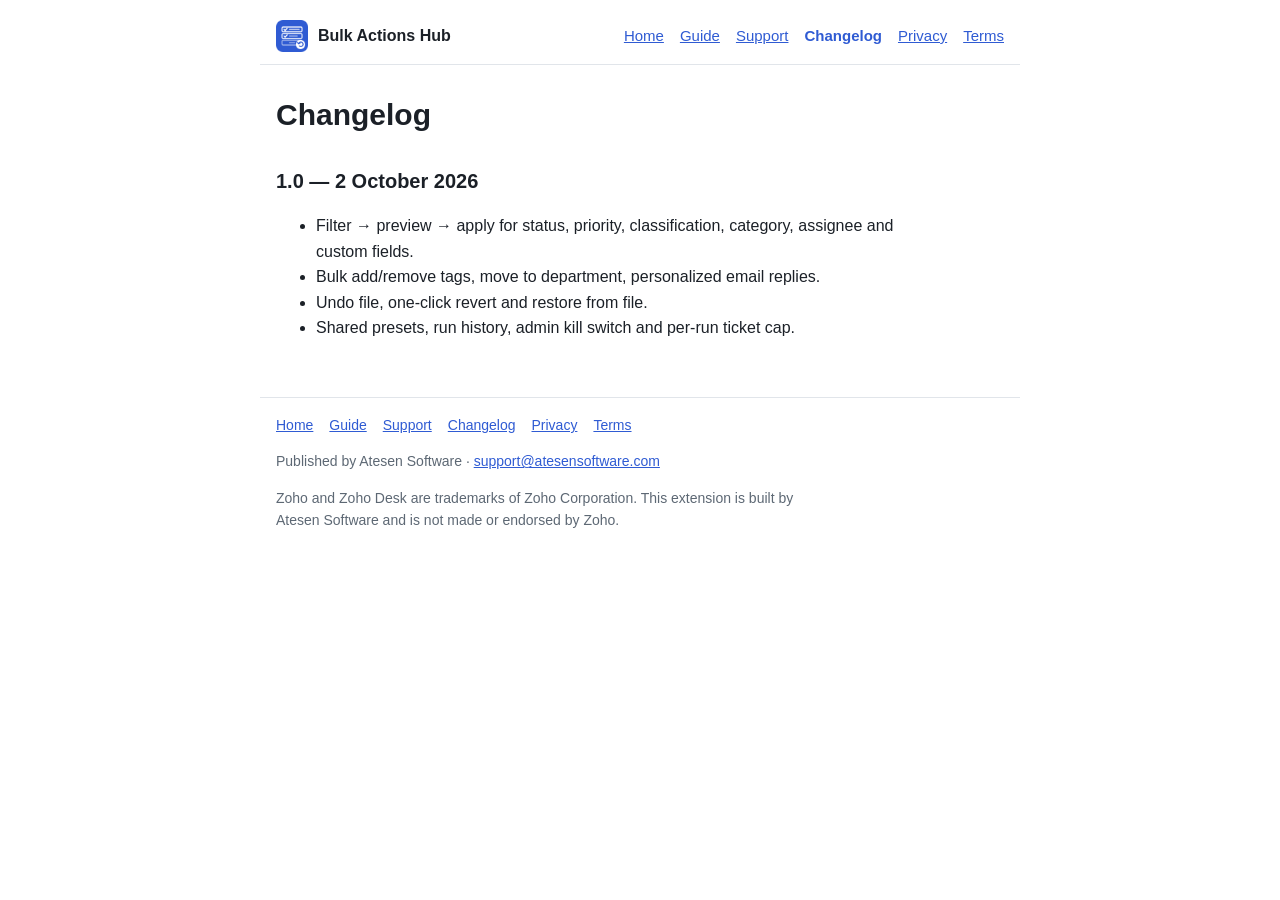
<file: bulk-actions-hub/changelog.html>
<!doctype html>
<html lang="en">
<head>
  <meta charset="utf-8">
  <meta name="viewport" content="width=device-width, initial-scale=1">
  <title>Changelog — Bulk Actions Hub for Zoho Desk</title>
  <meta name="description" content="Release notes.">
  <link rel="icon" href="img/icon.png">
  <link rel="stylesheet" href="style.css">
</head>
<body>
  <a class="skip" href="#main">Skip to content</a>
  <header class="site">
    <a class="brand" href="index.html"><img src="img/icon.png" alt="" width="32" height="32">Bulk Actions Hub</a>
    <nav aria-label="Main">
      <ul>
        <li><a href="index.html">Home</a></li>
        <li><a href="guide.html">Guide</a></li>
        <li><a href="support.html">Support</a></li>
        <li><a href="changelog.html" aria-current="page">Changelog</a></li>
        <li><a href="privacy.html">Privacy</a></li>
        <li><a href="terms.html">Terms</a></li>
      </ul>
    </nav>
  </header>
  <main id="main">
    <h1>Changelog</h1>
    <h2>1.0 — 2 October 2026</h2>
    <ul>
      <li>Filter → preview → apply for status, priority, classification, category, assignee and custom fields.</li>
      <li>Bulk add/remove tags, move to department, personalized email replies.</li>
      <li>Undo file, one-click revert and restore from file.</li>
      <li>Shared presets, run history, admin kill switch and per-run ticket cap.</li>
    </ul>

  </main>
  <footer class="site">
    <ul>
      <li><a href="index.html">Home</a></li>
      <li><a href="guide.html">Guide</a></li>
      <li><a href="support.html">Support</a></li>
      <li><a href="changelog.html">Changelog</a></li>
      <li><a href="privacy.html">Privacy</a></li>
      <li><a href="terms.html">Terms</a></li>
    </ul>
    <p>Published by Atesen Software · <a href="mailto:support@atesensoftware.com">support@atesensoftware.com</a></p>
    <p>Zoho and Zoho Desk are trademarks of Zoho Corporation. This extension is built by Atesen Software and is not made or endorsed by Zoho.</p>
  </footer>
</body>
</html>
</file>
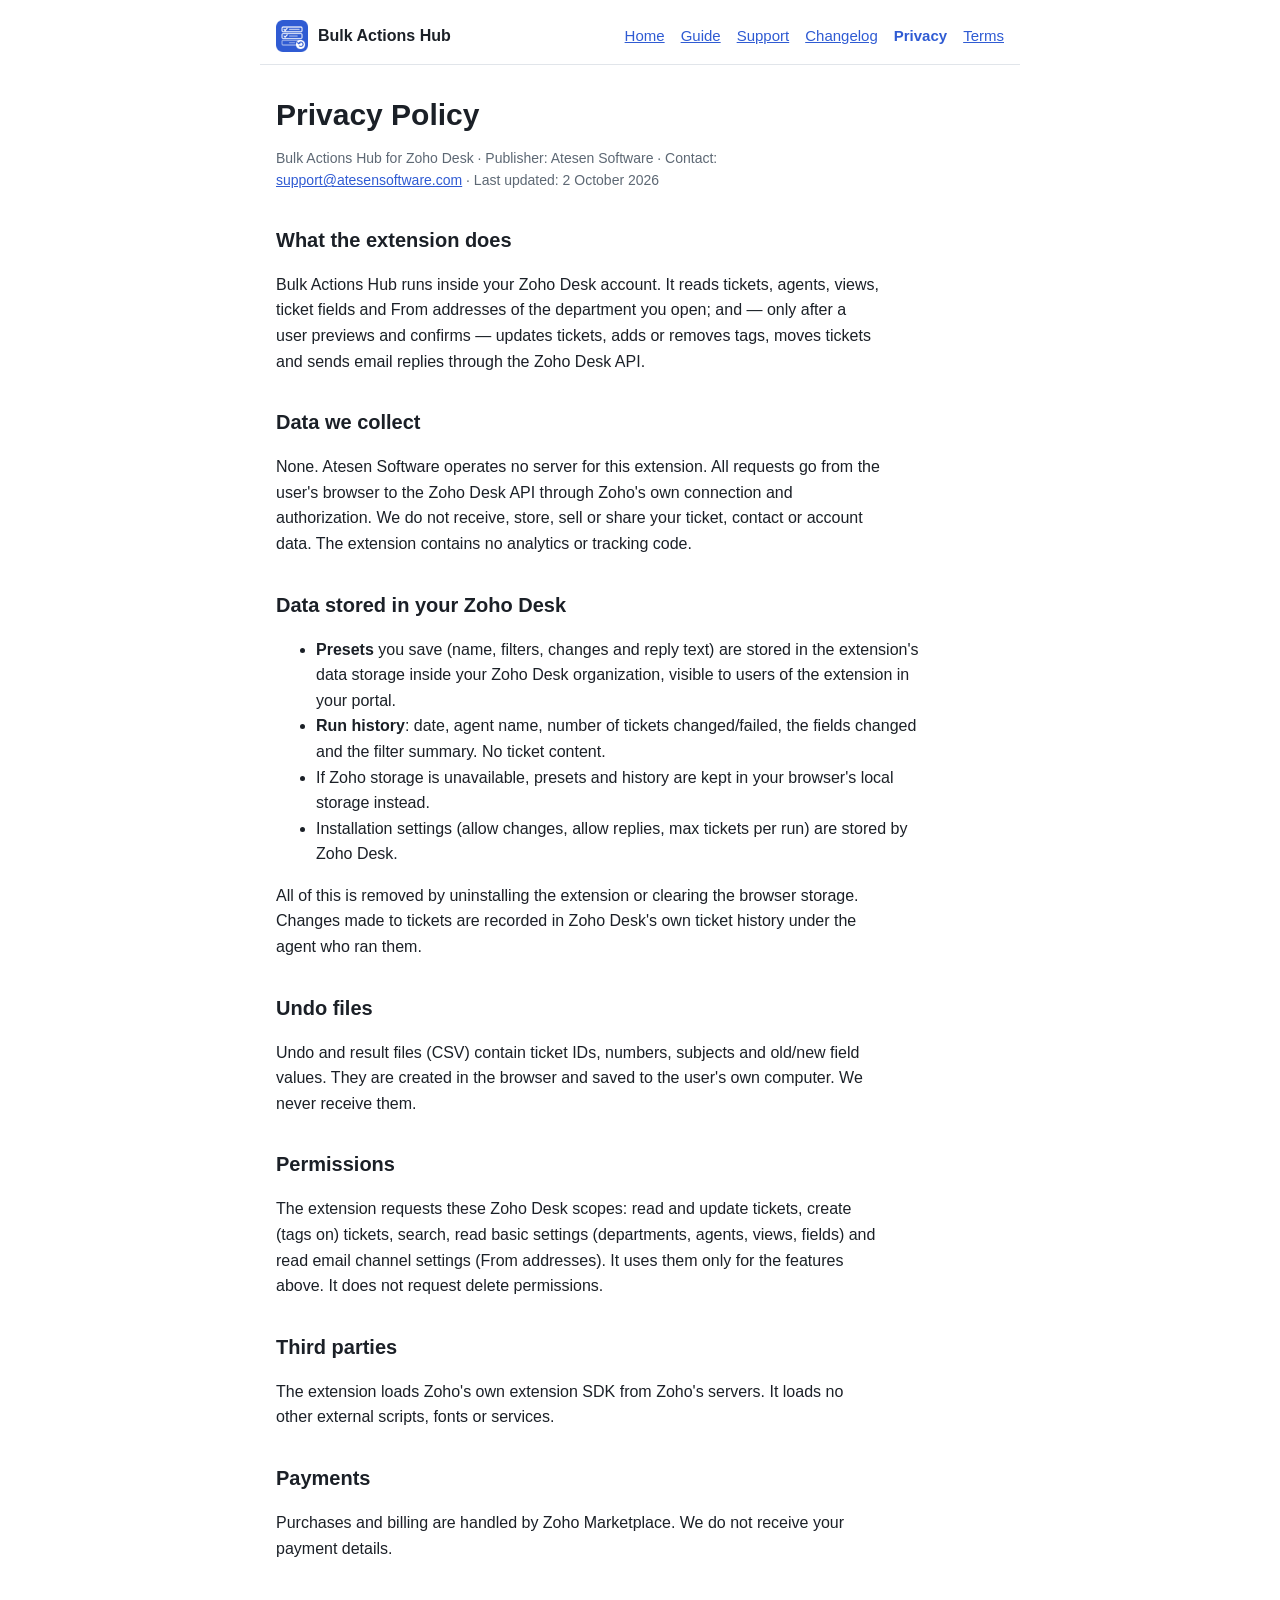
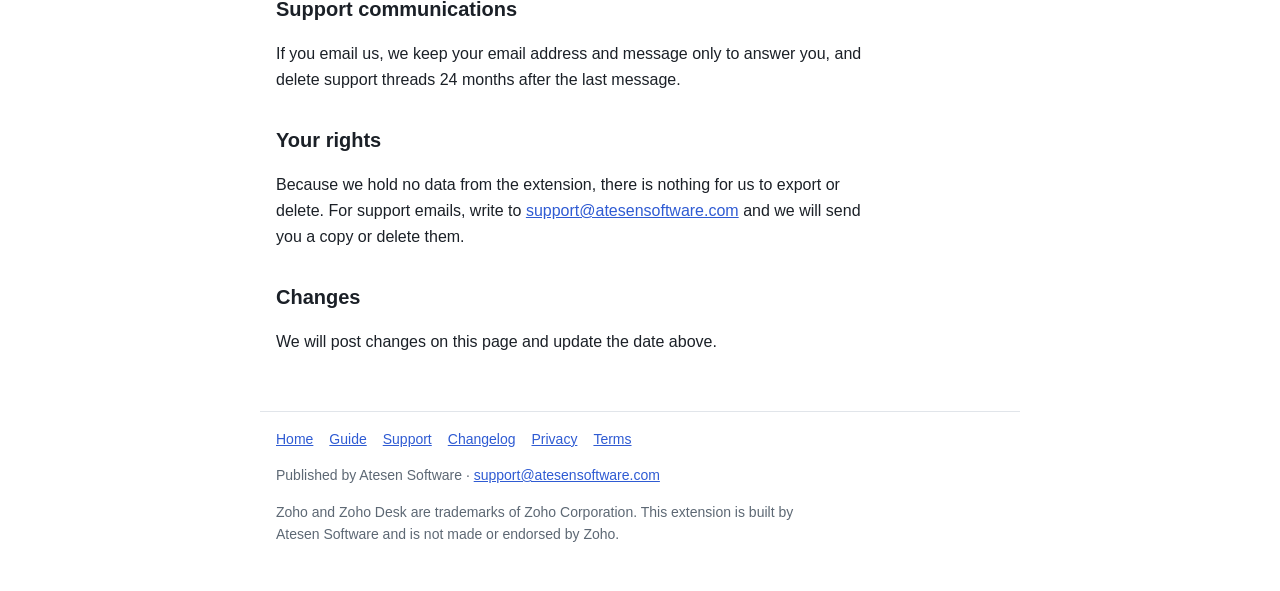
<file: bulk-actions-hub/privacy.html>
<!doctype html>
<html lang="en">
<head>
  <meta charset="utf-8">
  <meta name="viewport" content="width=device-width, initial-scale=1">
  <title>Privacy Policy — Bulk Actions Hub for Zoho Desk</title>
  <meta name="description" content="Privacy policy for the Bulk Actions Hub extension for Zoho Desk.">
  <link rel="icon" href="img/icon.png">
  <link rel="stylesheet" href="style.css">
</head>
<body>
  <a class="skip" href="#main">Skip to content</a>
  <header class="site">
    <a class="brand" href="index.html"><img src="img/icon.png" alt="" width="32" height="32">Bulk Actions Hub</a>
    <nav aria-label="Main">
      <ul>
        <li><a href="index.html">Home</a></li>
        <li><a href="guide.html">Guide</a></li>
        <li><a href="support.html">Support</a></li>
        <li><a href="changelog.html">Changelog</a></li>
        <li><a href="privacy.html" aria-current="page">Privacy</a></li>
        <li><a href="terms.html">Terms</a></li>
      </ul>
    </nav>
  </header>
  <main id="main">
    <h1>Privacy Policy</h1>
    <p class="meta">Bulk Actions Hub for Zoho Desk · Publisher: Atesen Software · Contact: <a href="mailto:support@atesensoftware.com">support@atesensoftware.com</a> · Last updated: 2 October 2026</p>
    <h2>What the extension does</h2>
    <p>Bulk Actions Hub runs inside your Zoho Desk account. It reads tickets, agents, views, ticket fields and From addresses of the department you open; and — only after a user previews and confirms — updates tickets, adds or removes tags, moves tickets and sends email replies through the Zoho Desk API.</p>
    <h2>Data we collect</h2>
    <p>None. Atesen Software operates no server for this extension. All requests go from the user's browser to the Zoho Desk API through Zoho's own connection and authorization. We do not receive, store, sell or share your ticket, contact or account data. The extension contains no analytics or tracking code.</p>
    <h2>Data stored in your Zoho Desk</h2>
    <ul>
      <li><strong>Presets</strong> you save (name, filters, changes and reply text) are stored in the extension's data storage inside your Zoho Desk organization, visible to users of the extension in your portal.</li>
      <li><strong>Run history</strong>: date, agent name, number of tickets changed/failed, the fields changed and the filter summary. No ticket content.</li>
      <li>If Zoho storage is unavailable, presets and history are kept in your browser's local storage instead.</li>
      <li>Installation settings (allow changes, allow replies, max tickets per run) are stored by Zoho Desk.</li>
    </ul>
    <p>All of this is removed by uninstalling the extension or clearing the browser storage. Changes made to tickets are recorded in Zoho Desk's own ticket history under the agent who ran them.</p>
    <h2>Undo files</h2>
    <p>Undo and result files (CSV) contain ticket IDs, numbers, subjects and old/new field values. They are created in the browser and saved to the user's own computer. We never receive them.</p>
    <h2>Permissions</h2>
    <p>The extension requests these Zoho Desk scopes: read and update tickets, create (tags on) tickets, search, read basic settings (departments, agents, views, fields) and read email channel settings (From addresses). It uses them only for the features above. It does not request delete permissions.</p>
    <h2>Third parties</h2>
    <p>The extension loads Zoho's own extension SDK from Zoho's servers. It loads no other external scripts, fonts or services.</p>
    <h2>Payments</h2>
    <p>Purchases and billing are handled by Zoho Marketplace. We do not receive your payment details.</p>
    <h2>Support communications</h2>
    <p>If you email us, we keep your email address and message only to answer you, and delete support threads 24 months after the last message.</p>
    <h2>Your rights</h2>
    <p>Because we hold no data from the extension, there is nothing for us to export or delete. For support emails, write to <a href="mailto:support@atesensoftware.com">support@atesensoftware.com</a> and we will send you a copy or delete them.</p>
    <h2>Changes</h2>
    <p>We will post changes on this page and update the date above.</p>

  </main>
  <footer class="site">
    <ul>
      <li><a href="index.html">Home</a></li>
      <li><a href="guide.html">Guide</a></li>
      <li><a href="support.html">Support</a></li>
      <li><a href="changelog.html">Changelog</a></li>
      <li><a href="privacy.html">Privacy</a></li>
      <li><a href="terms.html">Terms</a></li>
    </ul>
    <p>Published by Atesen Software · <a href="mailto:support@atesensoftware.com">support@atesensoftware.com</a></p>
    <p>Zoho and Zoho Desk are trademarks of Zoho Corporation. This extension is built by Atesen Software and is not made or endorsed by Zoho.</p>
  </footer>
</body>
</html>
</file>
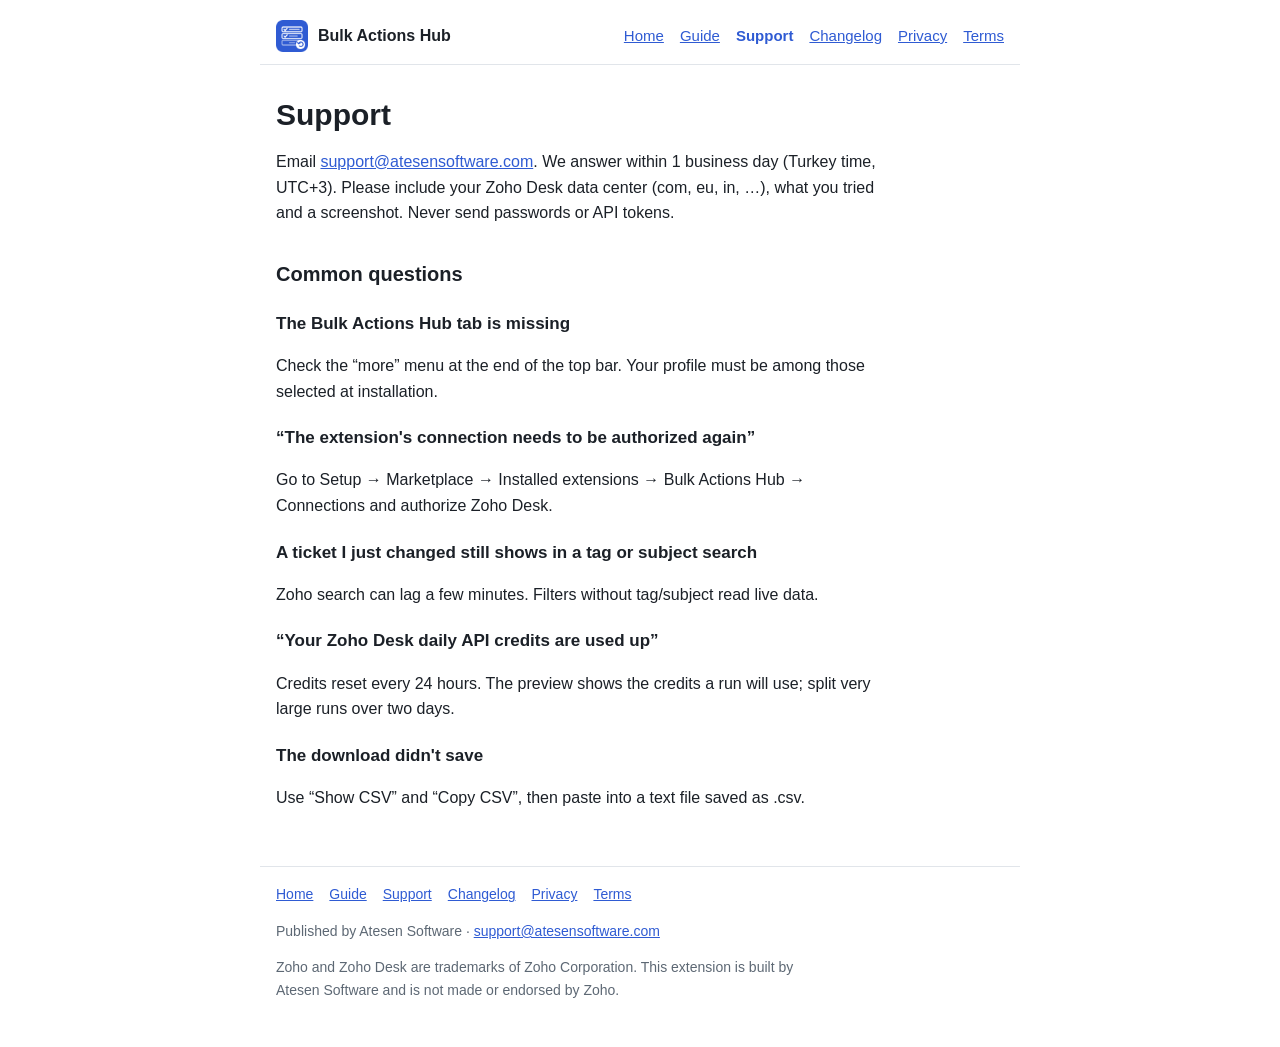
<file: bulk-actions-hub/support.html>
<!doctype html>
<html lang="en">
<head>
  <meta charset="utf-8">
  <meta name="viewport" content="width=device-width, initial-scale=1">
  <title>Support — Bulk Actions Hub for Zoho Desk</title>
  <meta name="description" content="Support and common questions.">
  <link rel="icon" href="img/icon.png">
  <link rel="stylesheet" href="style.css">
</head>
<body>
  <a class="skip" href="#main">Skip to content</a>
  <header class="site">
    <a class="brand" href="index.html"><img src="img/icon.png" alt="" width="32" height="32">Bulk Actions Hub</a>
    <nav aria-label="Main">
      <ul>
        <li><a href="index.html">Home</a></li>
        <li><a href="guide.html">Guide</a></li>
        <li><a href="support.html" aria-current="page">Support</a></li>
        <li><a href="changelog.html">Changelog</a></li>
        <li><a href="privacy.html">Privacy</a></li>
        <li><a href="terms.html">Terms</a></li>
      </ul>
    </nav>
  </header>
  <main id="main">
    <h1>Support</h1>
    <p>Email <a href="mailto:support@atesensoftware.com">support@atesensoftware.com</a>. We answer within 1 business day (Turkey time, UTC+3). Please include your Zoho Desk data center (com, eu, in, …), what you tried and a screenshot. Never send passwords or API tokens.</p>
    <h2>Common questions</h2>
    <h3>The Bulk Actions Hub tab is missing</h3>
    <p>Check the “more” menu at the end of the top bar. Your profile must be among those selected at installation.</p>
    <h3>“The extension's connection needs to be authorized again”</h3>
    <p>Go to Setup → Marketplace → Installed extensions → Bulk Actions Hub → Connections and authorize Zoho Desk.</p>
    <h3>A ticket I just changed still shows in a tag or subject search</h3>
    <p>Zoho search can lag a few minutes. Filters without tag/subject read live data.</p>
    <h3>“Your Zoho Desk daily API credits are used up”</h3>
    <p>Credits reset every 24 hours. The preview shows the credits a run will use; split very large runs over two days.</p>
    <h3>The download didn't save</h3>
    <p>Use “Show CSV” and “Copy CSV”, then paste into a text file saved as .csv.</p>

  </main>
  <footer class="site">
    <ul>
      <li><a href="index.html">Home</a></li>
      <li><a href="guide.html">Guide</a></li>
      <li><a href="support.html">Support</a></li>
      <li><a href="changelog.html">Changelog</a></li>
      <li><a href="privacy.html">Privacy</a></li>
      <li><a href="terms.html">Terms</a></li>
    </ul>
    <p>Published by Atesen Software · <a href="mailto:support@atesensoftware.com">support@atesensoftware.com</a></p>
    <p>Zoho and Zoho Desk are trademarks of Zoho Corporation. This extension is built by Atesen Software and is not made or endorsed by Zoho.</p>
  </footer>
</body>
</html>
</file>
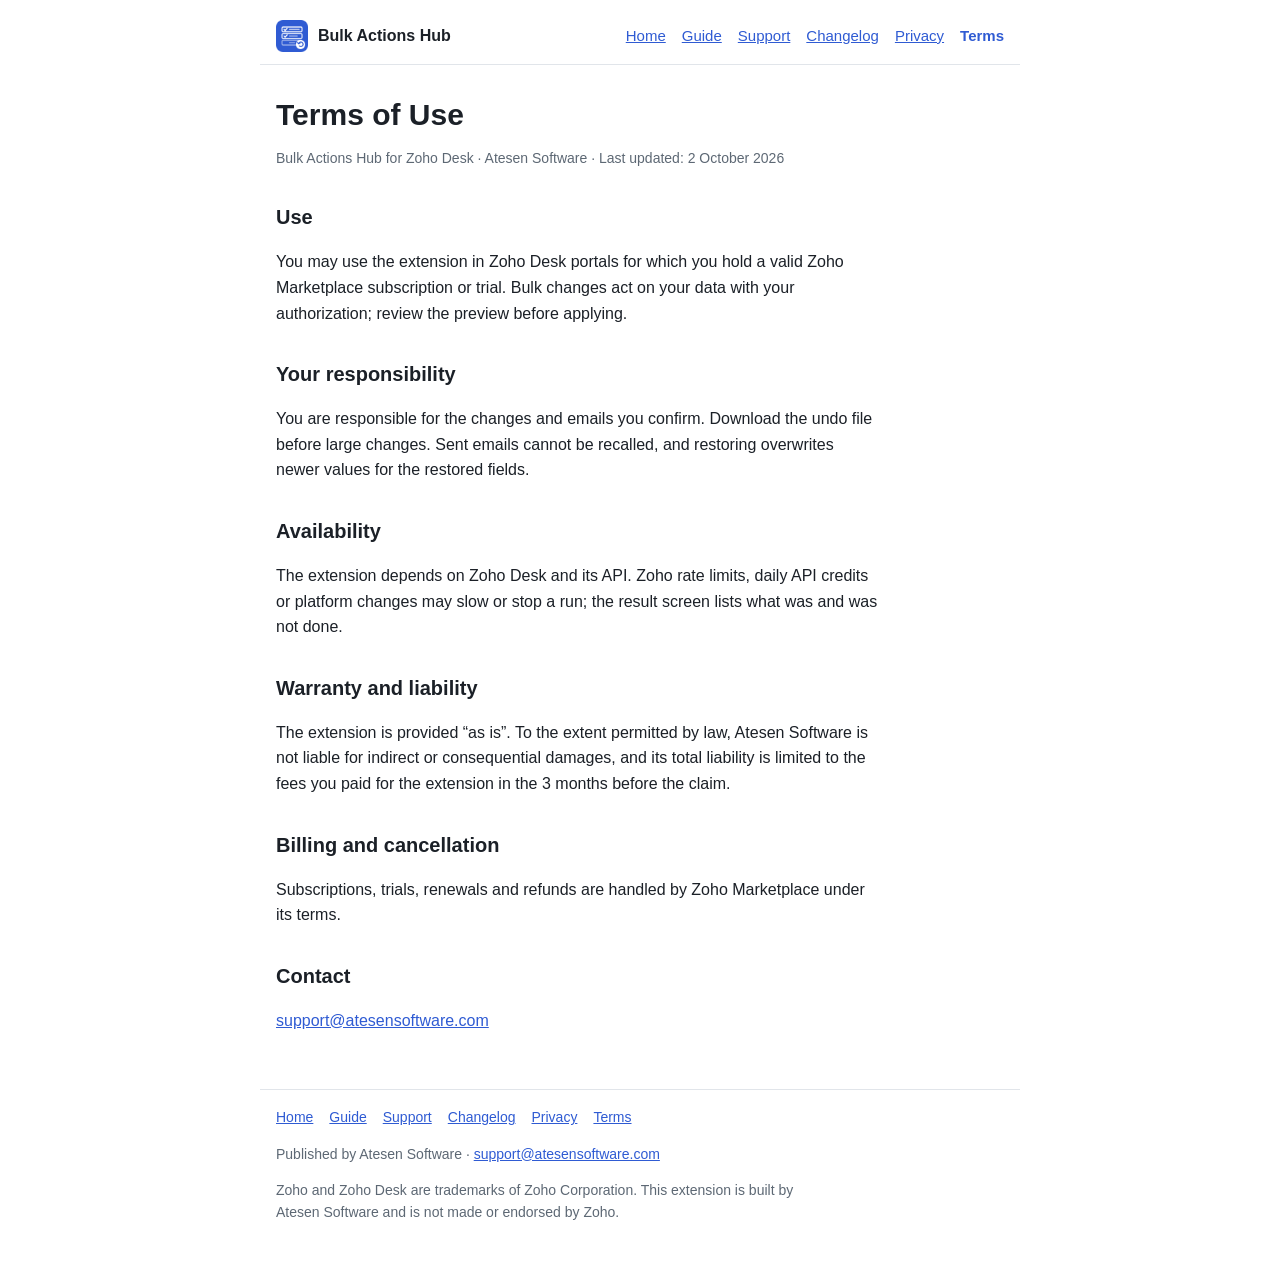
<file: bulk-actions-hub/terms.html>
<!doctype html>
<html lang="en">
<head>
  <meta charset="utf-8">
  <meta name="viewport" content="width=device-width, initial-scale=1">
  <title>Terms of Use — Bulk Actions Hub for Zoho Desk</title>
  <meta name="description" content="Terms of use for the Bulk Actions Hub extension.">
  <link rel="icon" href="img/icon.png">
  <link rel="stylesheet" href="style.css">
</head>
<body>
  <a class="skip" href="#main">Skip to content</a>
  <header class="site">
    <a class="brand" href="index.html"><img src="img/icon.png" alt="" width="32" height="32">Bulk Actions Hub</a>
    <nav aria-label="Main">
      <ul>
        <li><a href="index.html">Home</a></li>
        <li><a href="guide.html">Guide</a></li>
        <li><a href="support.html">Support</a></li>
        <li><a href="changelog.html">Changelog</a></li>
        <li><a href="privacy.html">Privacy</a></li>
        <li><a href="terms.html" aria-current="page">Terms</a></li>
      </ul>
    </nav>
  </header>
  <main id="main">
    <h1>Terms of Use</h1>
    <p class="meta">Bulk Actions Hub for Zoho Desk · Atesen Software · Last updated: 2 October 2026</p>
    <h2>Use</h2>
    <p>You may use the extension in Zoho Desk portals for which you hold a valid Zoho Marketplace subscription or trial. Bulk changes act on your data with your authorization; review the preview before applying.</p>
    <h2>Your responsibility</h2>
    <p>You are responsible for the changes and emails you confirm. Download the undo file before large changes. Sent emails cannot be recalled, and restoring overwrites newer values for the restored fields.</p>
    <h2>Availability</h2>
    <p>The extension depends on Zoho Desk and its API. Zoho rate limits, daily API credits or platform changes may slow or stop a run; the result screen lists what was and was not done.</p>
    <h2>Warranty and liability</h2>
    <p>The extension is provided “as is”. To the extent permitted by law, Atesen Software is not liable for indirect or consequential damages, and its total liability is limited to the fees you paid for the extension in the 3 months before the claim.</p>
    <h2>Billing and cancellation</h2>
    <p>Subscriptions, trials, renewals and refunds are handled by Zoho Marketplace under its terms.</p>
    <h2>Contact</h2>
    <p><a href="mailto:support@atesensoftware.com">support@atesensoftware.com</a></p>

  </main>
  <footer class="site">
    <ul>
      <li><a href="index.html">Home</a></li>
      <li><a href="guide.html">Guide</a></li>
      <li><a href="support.html">Support</a></li>
      <li><a href="changelog.html">Changelog</a></li>
      <li><a href="privacy.html">Privacy</a></li>
      <li><a href="terms.html">Terms</a></li>
    </ul>
    <p>Published by Atesen Software · <a href="mailto:support@atesensoftware.com">support@atesensoftware.com</a></p>
    <p>Zoho and Zoho Desk are trademarks of Zoho Corporation. This extension is built by Atesen Software and is not made or endorsed by Zoho.</p>
  </footer>
</body>
</html>
</file>
<file: style.css>
/* Duplicate Ticket Merge — site stylesheet. No external fonts, CDNs or analytics. */
:root {
  --bg: #ffffff;
  --surface: #f5f7f9;
  --ink: #1b2027;
  --muted: #5d6874;
  --line: #e1e5ea;
  --accent: #1f6f63;
  --accent-soft: #e4f1ee;
  --warn-soft: #fbf1e3;
  --warn: #8d5410;
  --radius: 8px;
  color-scheme: light dark;
}
@media (prefers-color-scheme: dark) {
  :root {
    --bg: #15191e;
    --surface: #1c2127;
    --ink: #e7eaee;
    --muted: #9aa5b1;
    --line: #2b323a;
    --accent: #5fbfad;
    --accent-soft: #1a302c;
    --warn-soft: #2c2418;
    --warn: #e0ad6a;
  }
}
* { box-sizing: border-box; }
html { -webkit-text-size-adjust: 100%; }
body {
  margin: 0;
  background: var(--bg);
  color: var(--ink);
  font: 16px/1.6 -apple-system, BlinkMacSystemFont, "Segoe UI", Roboto, "Helvetica Neue", Arial, sans-serif;
}
a { color: var(--accent); }
a:focus-visible { outline: 2px solid var(--accent); outline-offset: 2px; }
.skip { position: absolute; left: -999px; }
.skip:focus { left: 16px; top: 8px; background: var(--bg); padding: 4px 8px; }
header.site, footer.site, main { max-width: 760px; margin: 0 auto; padding: 0 16px; }
header.site { display: flex; flex-wrap: wrap; align-items: center; justify-content: space-between; gap: 8px 16px; padding-top: 20px; padding-bottom: 12px; border-bottom: 1px solid var(--line); }
.brand { display: flex; align-items: center; gap: 10px; font-weight: 600; color: var(--ink); text-decoration: none; }
.brand img { width: 32px; height: 32px; }
nav ul { list-style: none; display: flex; flex-wrap: wrap; gap: 4px 16px; margin: 0; padding: 0; font-size: 15px; }
nav a[aria-current="page"] { font-weight: 600; text-decoration: none; }
main { padding-top: 24px; padding-bottom: 40px; }
h1 { font-size: 30px; line-height: 1.2; margin: 8px 0 12px; }
h2 { font-size: 20px; margin: 32px 0 8px; }
h3 { font-size: 17px; margin: 20px 0 4px; }
p, li { max-width: 68ch; }
.lead { font-size: 18px; color: var(--muted); }
.meta { color: var(--muted); font-size: 14px; }
.cta { display: inline-block; background: var(--accent); color: #fff; padding: 10px 16px; border-radius: var(--radius); text-decoration: none; font-weight: 600; }
@media (prefers-color-scheme: dark) { .cta { color: #0f1a18; } }
.note { background: var(--warn-soft); color: var(--ink); border-left: 4px solid var(--warn); padding: 10px 14px; border-radius: var(--radius); }
.features { display: grid; grid-template-columns: repeat(auto-fit, minmax(220px, 1fr)); gap: 12px; padding: 0; list-style: none; }
.features li { background: var(--surface); border: 1px solid var(--line); border-radius: var(--radius); padding: 14px; }
.features strong { display: block; margin-bottom: 4px; }
figure { margin: 20px 0; }
figure img { max-width: 100%; height: auto; border: 1px solid var(--line); border-radius: var(--radius); }
figcaption { color: var(--muted); font-size: 14px; margin-top: 6px; }
table { border-collapse: collapse; width: 100%; font-size: 15px; }
th, td { text-align: left; padding: 8px; border-bottom: 1px solid var(--line); vertical-align: top; }
.table-wrap { overflow-x: auto; }
dt { font-weight: 600; margin-top: 14px; }
dd { margin: 4px 0 0; }
footer.site { border-top: 1px solid var(--line); padding-top: 16px; padding-bottom: 32px; color: var(--muted); font-size: 14px; }
footer.site ul { list-style: none; display: flex; flex-wrap: wrap; gap: 4px 16px; padding: 0; margin: 0 0 8px; }
</file>
<file: bulk-actions-hub/style.css>
/* Bulk Actions Hub — site stylesheet. No external fonts, CDNs or analytics. */
:root {
  --bg: #ffffff;
  --surface: #f5f7f9;
  --ink: #1b2027;
  --muted: #5d6874;
  --line: #e1e5ea;
  --accent: #2f5bd3;
  --accent-soft: #e8eefc;
  --warn-soft: #fbf1e3;
  --warn: #8d5410;
  --radius: 8px;
  color-scheme: light dark;
}
@media (prefers-color-scheme: dark) {
  :root {
    --bg: #15191e;
    --surface: #1c2127;
    --ink: #e7eaee;
    --muted: #9aa5b1;
    --line: #2b323a;
    --accent: #8aa8ff;
    --accent-soft: #1d2640;
    --warn-soft: #2c2418;
    --warn: #e0ad6a;
  }
}
* { box-sizing: border-box; }
html { -webkit-text-size-adjust: 100%; }
body {
  margin: 0;
  background: var(--bg);
  color: var(--ink);
  font: 16px/1.6 -apple-system, BlinkMacSystemFont, "Segoe UI", Roboto, "Helvetica Neue", Arial, sans-serif;
}
a { color: var(--accent); }
a:focus-visible { outline: 2px solid var(--accent); outline-offset: 2px; }
.skip { position: absolute; left: -999px; }
.skip:focus { left: 16px; top: 8px; background: var(--bg); padding: 4px 8px; }
header.site, footer.site, main { max-width: 760px; margin: 0 auto; padding: 0 16px; }
header.site { display: flex; flex-wrap: wrap; align-items: center; justify-content: space-between; gap: 8px 16px; padding-top: 20px; padding-bottom: 12px; border-bottom: 1px solid var(--line); }
.brand { display: flex; align-items: center; gap: 10px; font-weight: 600; color: var(--ink); text-decoration: none; }
.brand img { width: 32px; height: 32px; }
nav ul { list-style: none; display: flex; flex-wrap: wrap; gap: 4px 16px; margin: 0; padding: 0; font-size: 15px; }
nav a[aria-current="page"] { font-weight: 600; text-decoration: none; }
main { padding-top: 24px; padding-bottom: 40px; }
h1 { font-size: 30px; line-height: 1.2; margin: 8px 0 12px; }
h2 { font-size: 20px; margin: 32px 0 8px; }
h3 { font-size: 17px; margin: 20px 0 4px; }
p, li { max-width: 68ch; }
.lead { font-size: 18px; color: var(--muted); }
.meta { color: var(--muted); font-size: 14px; }
.cta { display: inline-block; background: var(--accent); color: #fff; padding: 10px 16px; border-radius: var(--radius); text-decoration: none; font-weight: 600; }
@media (prefers-color-scheme: dark) { .cta { color: #0f1525; } }
.note { background: var(--warn-soft); color: var(--ink); border-left: 4px solid var(--warn); padding: 10px 14px; border-radius: var(--radius); }
.features { display: grid; grid-template-columns: repeat(auto-fit, minmax(220px, 1fr)); gap: 12px; padding: 0; list-style: none; }
.features li { background: var(--surface); border: 1px solid var(--line); border-radius: var(--radius); padding: 14px; }
.features strong { display: block; margin-bottom: 4px; }
figure { margin: 20px 0; }
figure img { max-width: 100%; height: auto; border: 1px solid var(--line); border-radius: var(--radius); }
figcaption { color: var(--muted); font-size: 14px; margin-top: 6px; }
table { border-collapse: collapse; width: 100%; font-size: 15px; }
th, td { text-align: left; padding: 8px; border-bottom: 1px solid var(--line); vertical-align: top; }
.table-wrap { overflow-x: auto; }
dt { font-weight: 600; margin-top: 14px; }
dd { margin: 4px 0 0; }
footer.site { border-top: 1px solid var(--line); padding-top: 16px; padding-bottom: 32px; color: var(--muted); font-size: 14px; }
footer.site ul { list-style: none; display: flex; flex-wrap: wrap; gap: 4px 16px; padding: 0; margin: 0 0 8px; }
</file>
